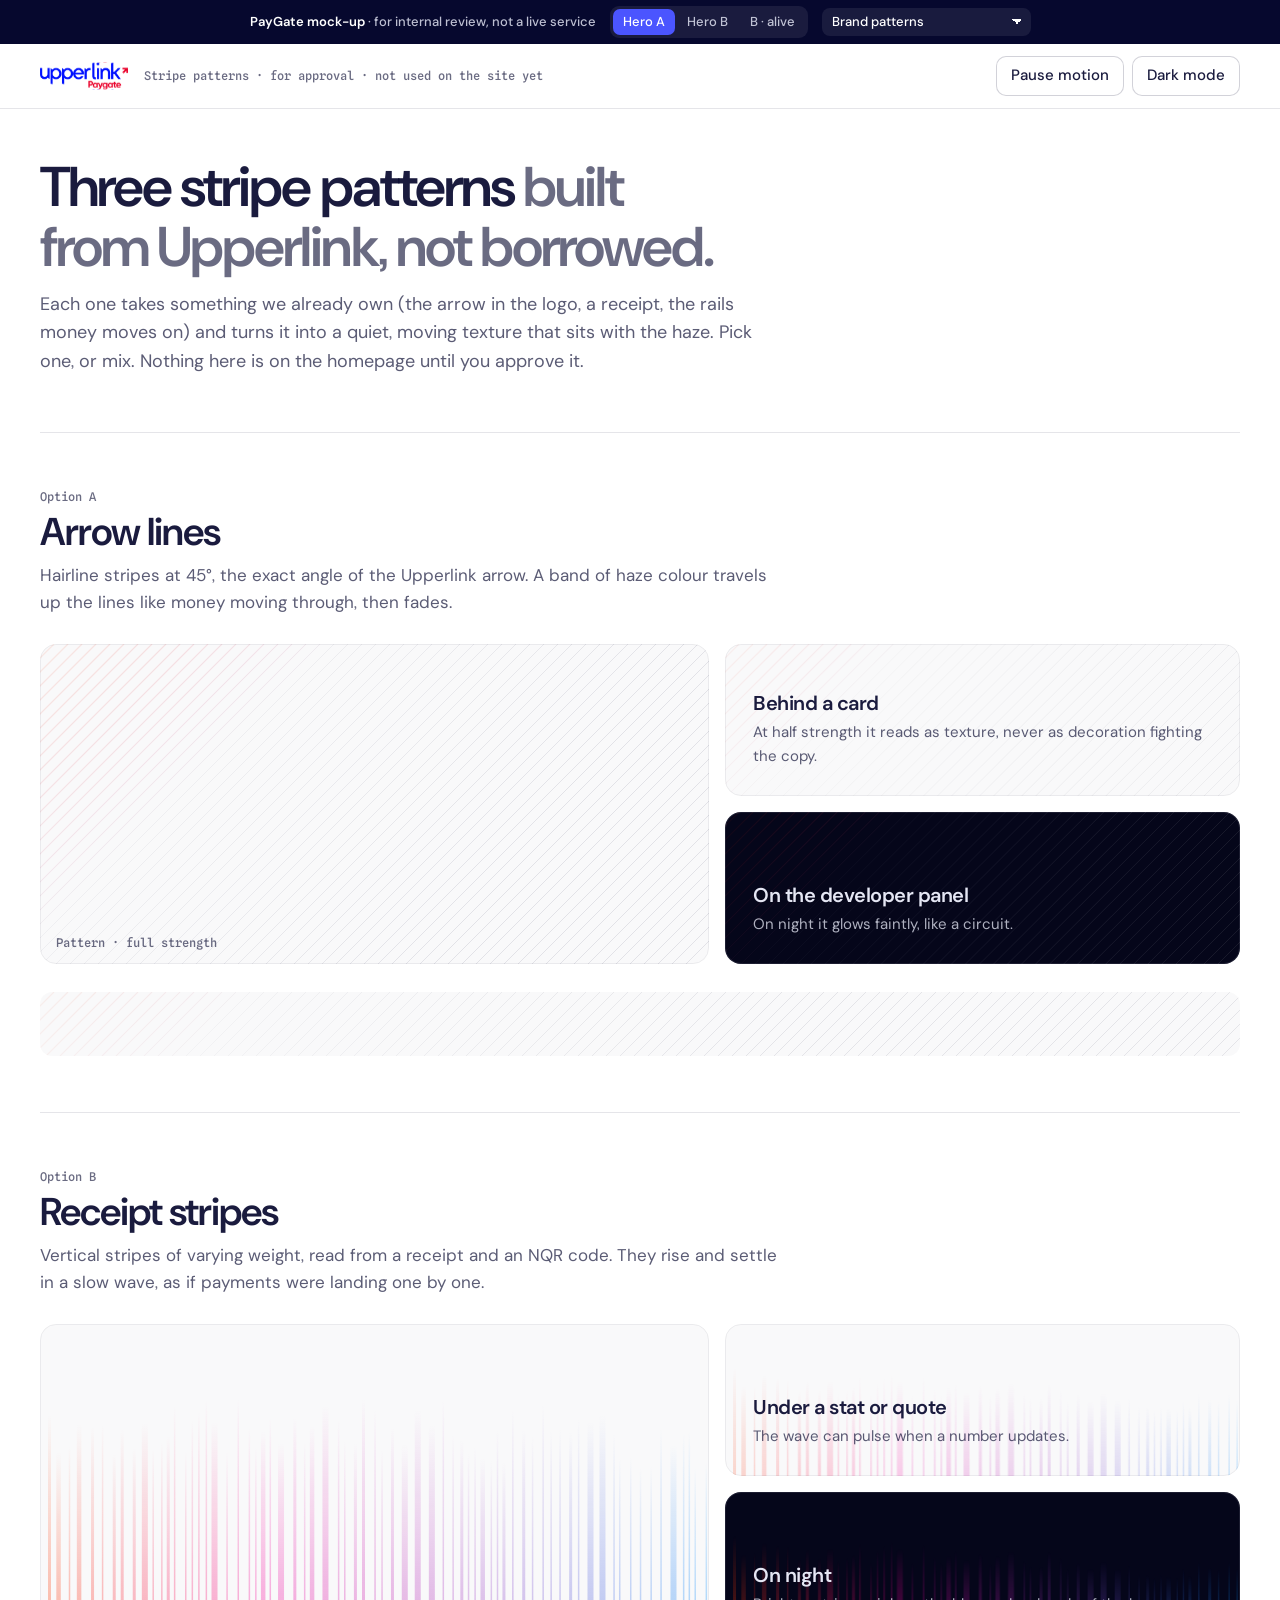
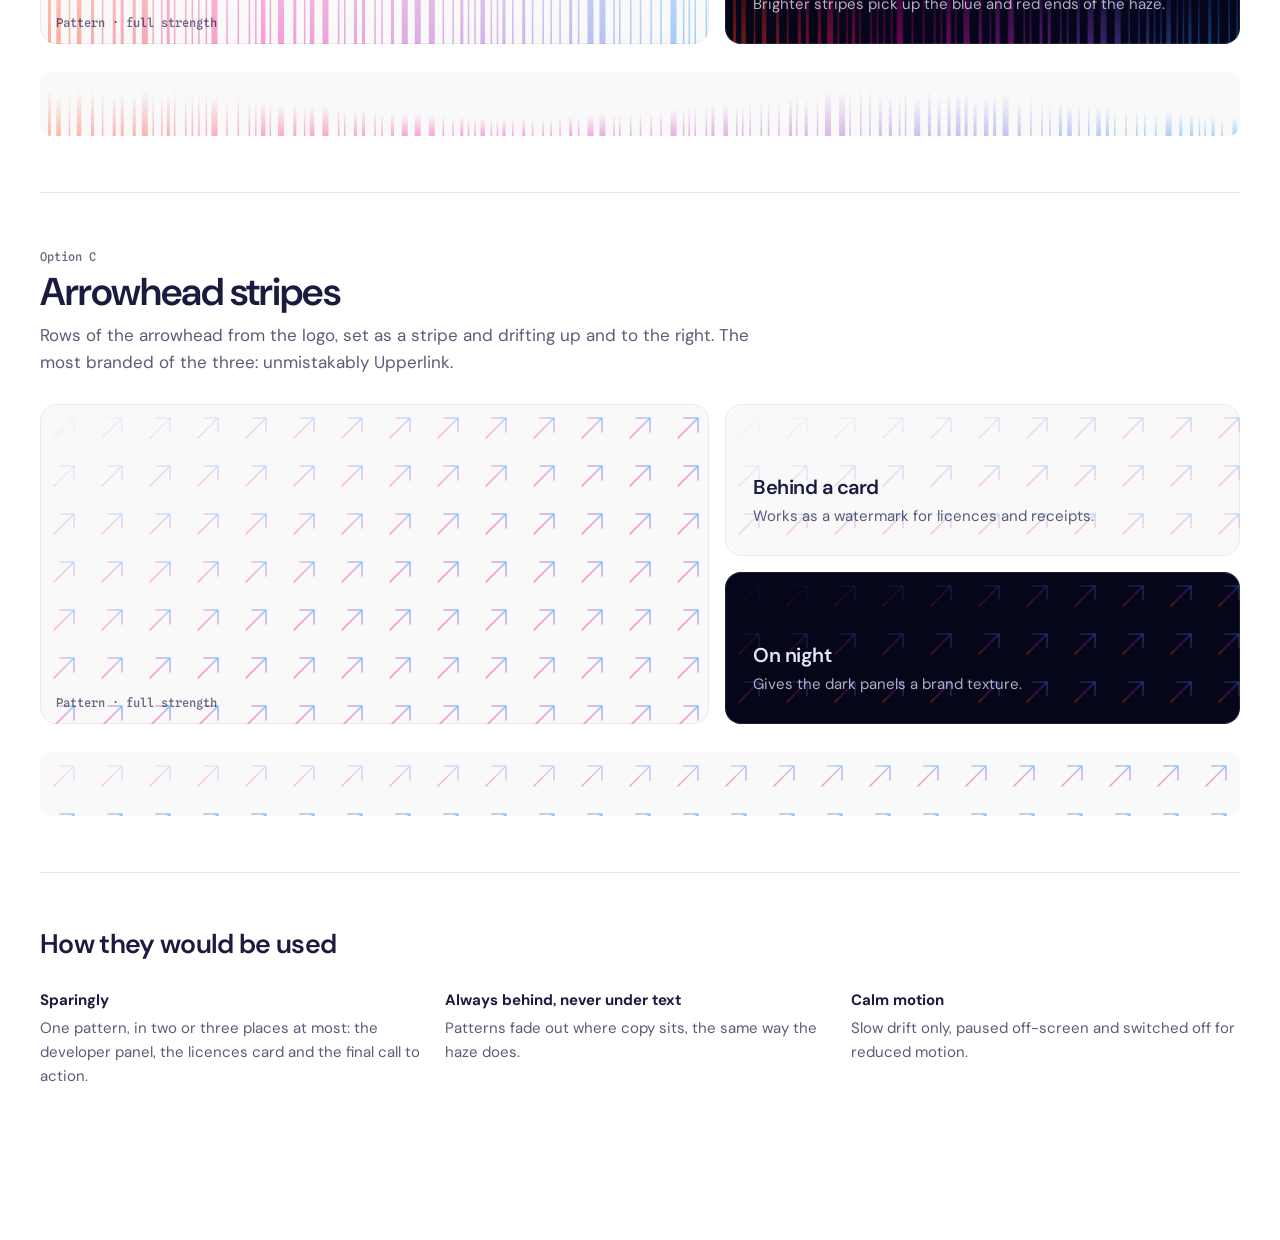
<file: brand-patterns.html>
<!doctype html>
<html lang="en-NG">
<head>
<meta charset="utf-8">
<meta name="robots" content="noindex, nofollow">
<meta name="viewport" content="width=device-width, initial-scale=1">
<title>PayGate Stripe Patterns</title>
<meta name="description" content="Three animated stripe pattern options for Upperlink PayGate, for brand approval.">
<script>try{var t=localStorage.getItem("pg-theme");if(t)document.documentElement.dataset.theme=t}catch(e){}</script>
<link rel="stylesheet" href="_tokens.css?v=8">
<link rel="stylesheet" href="_site.css?v=8">
<link rel="stylesheet" href="_home.css?v=8">
<style>
  .pg-pat main { padding-block: 48px 96px; }
  .pg-pat .intro { display: grid; gap: 12px; max-width: 70ch; margin-bottom: 56px; }
  .opt { padding-block: 56px; border-top: 1px solid var(--line); display: grid; gap: 28px; }
  .opt__head { display: flex; justify-content: space-between; align-items: end; gap: 24px; flex-wrap: wrap; }
  .opt__head > div { display: grid; gap: 8px; max-width: 62ch; }
  .opt__head h2 { font-size: clamp(1.75rem, 1.3rem + 1.4vw, 2.5rem); }
  .tag { font: 500 .75rem var(--font-mono); color: var(--ink-3); }
  .demo { display: grid; grid-template-columns: 1.3fr 1fr; gap: 16px; }
  .swatch { position: relative; border-radius: 16px; overflow: hidden; min-height: 320px; background: var(--card-bg); outline: 1px solid var(--card-line); outline-offset: -1px; isolation: isolate; }
  .swatch canvas, .swatch svg.fill { position: absolute; inset: 0; width: 100%; height: 100%; display: block; }
  .swatch__label { position: absolute; left: 16px; bottom: 14px; font: 500 .75rem var(--font-mono); color: var(--ink-3); }
  .uses { display: grid; gap: 16px; }
  .use-card { position: relative; border-radius: 16px; overflow: hidden; padding: 28px; min-height: 150px; display: grid; align-content: end; gap: 6px; background: var(--card-bg); outline: 1px solid var(--card-line); outline-offset: -1px; isolation: isolate; }
  .use-card canvas, .use-card svg.fill { position: absolute; inset: 0; width: 100%; height: 100%; z-index: -1; }
  .use-card h3 { font-size: 1.25rem; }
  .use-card p { color: var(--ink-2); font-size: .9375rem; }
  .use-dark { background: var(--night-950); color: #f0f2ff; outline-color: rgba(232,234,255,.1); --ink: rgba(240,242,255,.95); --ink-2: rgba(240,242,255,.72); --ink-3: rgba(240,242,255,.6); }
  .divider { position: relative; height: 64px; border-radius: 12px; overflow: hidden; background: var(--card-bg); }
  .divider canvas, .divider svg.fill { position: absolute; inset: 0; width: 100%; height: 100%; }
  .notes { display: grid; grid-template-columns: repeat(3, minmax(0, 1fr)); gap: 16px; font-size: .9375rem; color: var(--ink-2); }
  .notes b { display: block; color: var(--ink); margin-bottom: 4px; }
  .toolbar { position: sticky; top: 0; z-index: 30; background: var(--paper); border-bottom: 1px solid var(--line); }
  .toolbar .wrap { display: flex; align-items: center; gap: 16px; height: 64px; }
  .toolbar .wrap > :last-child { margin-left: auto; display: flex; gap: 8px; }
  @media (max-width: 860px) { .demo { grid-template-columns: 1fr; } .notes { grid-template-columns: 1fr; } }
  /* Option C (SVG chevrons) motion */
  .chev-move { animation: chev 9s linear infinite; }
  @keyframes chev { to { transform: translate(-48px, 48px); } }
  .paused .chev-move { animation-play-state: paused; }
  @media (prefers-reduced-motion: reduce) { .chev-move { animation: none; } }
</style>
</head>
<body class="pg-pat">
<header class="toolbar">
  <div class="wrap">
    <img class="logo--auto" src="assets/logos/upl-paygate-icon.svg" alt="Upperlink PayGate" width="95" height="30" style="height:28px;width:auto">
    <span class="tag">Stripe patterns · for approval · not used on the site yet</span>
    <div>
      <button class="btn btn--secondary btn--sm" type="button" data-pause aria-pressed="false"><span>Pause motion</span></button>
      <button class="btn btn--secondary btn--sm" type="button" data-theme-toggle aria-pressed="false"><span>Dark mode</span></button>
    </div>
  </div>
</header>

<main class="wrap">
  <div class="intro">
    <h1 class="h1">Three stripe patterns <span class="tt-mute">built from Upperlink, not borrowed.</span></h1>
    <p class="lede">Each one takes something we already own (the arrow in the logo, a receipt, the rails money moves on) and turns it into a quiet, moving texture that sits with the haze. Pick one, or mix. Nothing here is on the homepage until you approve it.</p>
  </div>

  <!-- A -->
  <section class="opt" aria-labelledby="a-h">
    <div class="opt__head">
      <div><span class="tag">Option A</span><h2 id="a-h">Arrow lines</h2>
        <p class="muted">Hairline stripes at 45°, the exact angle of the Upperlink arrow. A band of haze colour travels up the lines like money moving through, then fades.</p></div>
    </div>
    <div class="demo">
      <div class="swatch"><canvas data-pat="arrow" data-strength="1"></canvas><span class="swatch__label">Pattern · full strength</span></div>
      <div class="uses">
        <div class="use-card"><canvas data-pat="arrow" data-strength=".55"></canvas><h3>Behind a card</h3><p>At half strength it reads as texture, never as decoration fighting the copy.</p></div>
        <div class="use-card use-dark"><canvas data-pat="arrow" data-strength=".8" data-dark></canvas><h3>On the developer panel</h3><p>On night it glows faintly, like a circuit.</p></div>
      </div>
    </div>
    <div class="divider"><canvas data-pat="arrow" data-strength=".9"></canvas></div>
  </section>

  <!-- B -->
  <section class="opt" aria-labelledby="b-h">
    <div class="opt__head">
      <div><span class="tag">Option B</span><h2 id="b-h">Receipt stripes</h2>
        <p class="muted">Vertical stripes of varying weight, read from a receipt and an NQR code. They rise and settle in a slow wave, as if payments were landing one by one.</p></div>
    </div>
    <div class="demo">
      <div class="swatch"><canvas data-pat="receipt" data-strength="1"></canvas><span class="swatch__label">Pattern · full strength</span></div>
      <div class="uses">
        <div class="use-card"><canvas data-pat="receipt" data-strength=".5"></canvas><h3>Under a stat or quote</h3><p>The wave can pulse when a number updates.</p></div>
        <div class="use-card use-dark"><canvas data-pat="receipt" data-strength=".8" data-dark></canvas><h3>On night</h3><p>Brighter stripes pick up the blue and red ends of the haze.</p></div>
      </div>
    </div>
    <div class="divider"><canvas data-pat="receipt" data-strength=".9"></canvas></div>
  </section>

  <!-- C -->
  <section class="opt" aria-labelledby="c-h">
    <div class="opt__head">
      <div><span class="tag">Option C</span><h2 id="c-h">Arrowhead stripes</h2>
        <p class="muted">Rows of the arrowhead from the logo, set as a stripe and drifting up and to the right. The most branded of the three: unmistakably Upperlink.</p></div>
    </div>
    <div class="demo">
      <div class="swatch"><svg class="fill" data-chev aria-hidden="true"></svg><span class="swatch__label">Pattern · full strength</span></div>
      <div class="uses">
        <div class="use-card"><svg class="fill" data-chev data-strength=".5" aria-hidden="true"></svg><h3>Behind a card</h3><p>Works as a watermark for licences and receipts.</p></div>
        <div class="use-card use-dark"><svg class="fill" data-chev data-strength=".8" data-dark aria-hidden="true"></svg><h3>On night</h3><p>Gives the dark panels a brand texture.</p></div>
      </div>
    </div>
    <div class="divider"><svg class="fill" data-chev data-strength=".9" aria-hidden="true"></svg></div>
  </section>

  <section class="opt" aria-labelledby="n-h">
    <h2 id="n-h" class="h3">How they would be used</h2>
    <div class="notes">
      <div><b>Sparingly</b>One pattern, in two or three places at most: the developer panel, the licences card and the final call to action.</div>
      <div><b>Always behind, never under text</b>Patterns fade out where copy sits, the same way the haze does.</div>
      <div><b>Calm motion</b>Slow drift only, paused off-screen and switched off for reduced motion.</div>
    </div>
  </section>
</main>

<script src="_site.js?v=8"></script>
<script>
(() => {
  const reduce = matchMedia("(prefers-reduced-motion: reduce)").matches;
  const STOPS = [[255, 59, 0], [246, 0, 157], [151, 62, 198], [0, 142, 255]]; // Interfere haze
  const mix = (t) => { t = Math.max(0, Math.min(1, t)) * 3; const i = Math.min(2, Math.floor(t)), f = t - i, a = STOPS[i], b = STOPS[i + 1]; return a.map((v, k) => Math.round(v + (b[k] - v) * f)); };
  const isDark = (el) => el.hasAttribute("data-dark") || document.documentElement.dataset.theme === "dark" || (!document.documentElement.dataset.theme && matchMedia("(prefers-color-scheme: dark)").matches);
  let paused = false;
  const items = [];

  function arrow(ctx, w, h, t, s, dark) {
    const gap = 14, base = dark ? 255 : 6;
    ctx.lineWidth = 1;
    const sweep = (t * 0.12) % 1.6 - 0.3;        // band position along the diagonal
    for (let x = -h; x < w + h; x += gap) {
      const d = (x + h) / (w + 2 * h);            // 0..1 across
      const near = Math.max(0, 1 - Math.abs(d - sweep) / 0.32);
      const [r, g, b] = mix(d);
      const a0 = (dark ? 0.1 : 0.09) * s, a1 = 0.75 * s * near;
      ctx.strokeStyle = `rgba(${base},${base + (dark ? 0 : 2)},${dark ? 255 : 46},${a0})`;
      ctx.beginPath(); ctx.moveTo(x, h); ctx.lineTo(x + h, 0); ctx.stroke();
      if (a1 > 0.01) { ctx.strokeStyle = `rgba(${r},${g},${b},${a1})`; ctx.lineWidth = 1.4; ctx.beginPath(); ctx.moveTo(x, h); ctx.lineTo(x + h, 0); ctx.stroke(); ctx.lineWidth = 1; }
    }
    // fade toward the top-left where copy usually sits
    const fade = ctx.createLinearGradient(0, 0, w * 0.6, h);
    fade.addColorStop(0, dark ? "rgba(5,6,26,.9)" : "rgba(255,255,255,.85)"); fade.addColorStop(1, "rgba(255,255,255,0)");
    ctx.globalCompositeOperation = "destination-out"; ctx.fillStyle = fade; ctx.fillRect(0, 0, w, h); ctx.globalCompositeOperation = "source-over";
  }

  function receipt(ctx, w, h, t, s, dark) {
    let x = 8, k = 0, seed = 3;
    const rnd = () => (seed = (seed * 9301 + 49297) % 233280) / 233280;
    while (x < w) {
      const bw = [1, 1, 2, 3, 1, 4, 2, 1][Math.floor(rnd() * 8)] * 1.5, gap = 4 + rnd() * 6;
      const d = x / w, wave = 0.5 + 0.5 * Math.sin(t * 0.9 - d * 9 + k * 0.15);
      const hh = h * (0.28 + 0.5 * wave * (0.6 + rnd() * 0.4));
      const [r, g, b] = mix(d);
      const grd = ctx.createLinearGradient(0, h, 0, h - hh);
      grd.addColorStop(0, `rgba(${r},${g},${b},${(dark ? 0.55 : 0.38) * s})`); grd.addColorStop(1, `rgba(${r},${g},${b},0)`);
      ctx.fillStyle = grd; ctx.fillRect(x, h - hh, bw, hh);
      x += bw + gap; k++;
    }
  }

  function mount(cv) {
    const ctx = cv.getContext("2d"), s = parseFloat(cv.dataset.strength || "1"), kind = cv.dataset.pat;
    const st = { cv, ctx, s, kind, visible: true, t0: performance.now() };
    st.size = () => { const r = cv.getBoundingClientRect(), dpr = Math.min(devicePixelRatio || 1, 2); cv.width = r.width * dpr; cv.height = r.height * dpr; ctx.setTransform(dpr, 0, 0, dpr, 0, 0); st.w = r.width; st.h = r.height; };
    st.draw = (now) => { ctx.clearRect(0, 0, st.w, st.h); const t = reduce ? 6 : (now - st.t0) / 1000; (kind === "arrow" ? arrow : receipt)(ctx, st.w, st.h, t, s, isDark(cv)); };
    st.size(); st.draw(performance.now());
    new ResizeObserver(() => { st.size(); st.draw(performance.now()); }).observe(cv);
    new IntersectionObserver(([e]) => (st.visible = e.isIntersecting)).observe(cv);
    items.push(st);
  }
  document.querySelectorAll("canvas[data-pat]").forEach(mount);
  const loop = (now) => { if (!paused && !reduce) items.forEach((st) => st.visible && st.draw(now)); requestAnimationFrame(loop); };
  requestAnimationFrame(loop);
  new MutationObserver(() => items.forEach((st) => st.draw(performance.now()))).observe(document.documentElement, { attributes: true, attributeFilter: ["data-theme"] });

  // Option C: SVG arrowhead rows, drifting up-right
  document.querySelectorAll("svg[data-chev]").forEach((svg, n) => {
    const s = parseFloat(svg.dataset.strength || "1"), dark = svg.hasAttribute("data-dark");
    const id = "chev" + n, gid = "chevg" + n;
    svg.innerHTML = `<defs>
      <linearGradient id="${gid}" x1="0" y1="1" x2="1" y2="0">
        <stop offset="0" stop-color="rgb(255,59,0)" stop-opacity="${0.5 * s}"/><stop offset=".38" stop-color="rgb(246,0,157)" stop-opacity="${0.42 * s}"/>
        <stop offset=".71" stop-color="rgb(151,62,198)" stop-opacity="${0.42 * s}"/><stop offset="1" stop-color="rgb(0,142,255)" stop-opacity="${0.5 * s}"/></linearGradient>
      <pattern id="${id}" width="48" height="48" patternUnits="userSpaceOnUse">
        <path d="M14 34 L34 14 M20 14 H34 V28" fill="none" stroke="url(#${gid})" stroke-width="1.6" stroke-linecap="round" stroke-linejoin="round" vector-effect="non-scaling-stroke"/>
      </pattern>
      <linearGradient id="${id}f" x1="0" y1="0" x2="1" y2="1"><stop offset="0" stop-color="#fff" stop-opacity="0"/><stop offset=".55" stop-color="#fff" stop-opacity="1"/></linearGradient>
      <mask id="${id}m"><rect width="100%" height="100%" fill="url(#${id}f)"/></mask>
    </defs>
    <g mask="url(#${id}m)"><g class="chev-move"><rect x="-96" y="-96" width="3200" height="3200" fill="url(#${id})"/></g></g>`;
    if (dark) svg.style.opacity = "1";
  });

  document.querySelector("[data-pause]").addEventListener("click", (e) => {
    paused = !paused; const b = e.currentTarget;
    b.setAttribute("aria-pressed", String(paused)); b.querySelector("span").textContent = paused ? "Play motion" : "Pause motion";
    document.body.classList.toggle("paused", paused);
  });
})();
</script>
<script src="_review.js?v=31"></script>
</body>
</html>
</file>
<file: _tokens.css>
/* PayGate design tokens: light + dark
   Primitive → semantic. Brand anchors come from upperlink.ng:
   Upperlink Blue #000BB8, Upperlink Red #E9002A. */

@import url("https://api.fontshare.com/v2/css?f[]=general-sans@500,600&display=swap");
@import url("https://fonts.googleapis.com/css2?family=DM+Sans:opsz,wght@9..40,400;9..40,500;9..40,600&family=Spline+Sans+Mono:wght@400;500&display=swap");

:root {
  /* ---------- primitives ---------- */
  --blue-900: #00067a;
  --blue-700: #000bb8;   /* Upperlink Blue */
  --blue-500: #2a3bff;
  --blue-300: #a9aeff;   /* periwinkle */
  --blue-100: #e7e8ff;
  --blue-50:  #f3f4ff;
  --blush-200: #ffd3dc;
  --red-600:  #e9002a;   /* Upperlink Red */
  --green-600: #067a40;
  --amber-600: #8f4f00;
  --night-950: #05061a;
  --night-900: #0b0d2a;
  --night-800: #14173d;

  /* ---------- type ---------- */
  --font-display: "General Sans", "DM Sans", system-ui, sans-serif;
  --font-body: "DM Sans", system-ui, sans-serif;
  --font-mono: "Spline Sans Mono", ui-monospace, "SFMono-Regular", Menlo, monospace;

  --fs-display: clamp(2.75rem, 1.6rem + 4.2vw, 5rem);   /* 44 → 80 */
  --fs-h1: clamp(2.25rem, 1.5rem + 2.6vw, 3.5rem);      /* 36 → 56 */
  --fs-h2: clamp(1.75rem, 1.3rem + 1.5vw, 2.5rem);      /* 28 → 40 */
  --fs-h3: clamp(1.375rem, 1.2rem + .6vw, 1.75rem);     /* 22 → 28 */
  --fs-h4: 1.25rem;                                     /* 20 */
  --fs-body-l: 1.125rem;                                /* 18 */
  --fs-body: 1.0625rem;                                 /* 17 */
  --fs-small: .875rem;                                  /* 14 */
  --fs-mono: .8125rem;                                  /* 13 */
  --track-display: -0.035em;
  --track-heading: -0.025em;

  /* ---------- space (4px base) ---------- */
  --s-1: 4px;  --s-2: 8px;  --s-3: 12px; --s-4: 16px; --s-5: 24px;
  --s-6: 32px; --s-7: 48px; --s-8: 64px; --s-9: 96px; --s-10: 128px;
  --gutter: clamp(16px, 4vw, 40px);
  --maxw: 1200px;

  /* ---------- radii: hierarchy, not one size ---------- */
  --r-control: 10px;   /* inputs, buttons */
  --r-card: 14px;      /* cards, receipts */
  --r-panel: 28px;     /* inset section panels */
  --r-pill: 999px;     /* chips, nav pill, badges */

  /* ---------- motion ---------- */
  --ease-out: cubic-bezier(.16, 1, .3, 1);
  --ease-in-out: cubic-bezier(.65, 0, .35, 1);
  --t-fast: 160ms; --t-med: 320ms; --t-slow: 640ms;

  /* ---------- semantic: LIGHT ---------- */
  color-scheme: light;
  --paper: #ffffff;
  --mist: #f4f5fb;
  --line: rgba(6, 8, 46, .10);
  --line-strong: rgba(6, 8, 46, .18);
  --ink: rgba(6, 8, 46, .92);
  --ink-2: rgba(6, 8, 46, .66);     /* body secondary: 6.4:1 on white */
  --ink-3: rgba(6, 8, 46, .60);     /* captions: 5:1 */
  --ink-4: rgba(6, 8, 46, .30);     /* disabled, decorative */
  --brand: var(--blue-700);
  --brand-hover: #0010d6;
  --brand-ink: #ffffff;
  --accent: var(--red-600);
  --link: var(--blue-700);
  --focus: #2a3bff;
  --surface: #ffffff;
  --surface-raised: #ffffff;
  --code-bg: #0b0d2a;
  --code-ink: #e6e8ff;
  --ok: var(--green-600);   --ok-bg: #e6f6ee;
  --wait: var(--amber-600); --wait-bg: #fff3df;
  --bad: #c4001f;           --bad-bg: #ffe8ec;
  --shadow-1: 0 1px 2px rgba(6, 8, 46, .06), 0 2px 8px rgba(6, 8, 46, .05);
  --shadow-2: 0 2px 4px rgba(6, 8, 46, .05), 0 12px 32px -8px rgba(6, 8, 46, .18);
  --shadow-3: 0 4px 8px rgba(6, 8, 46, .06), 0 28px 64px -16px rgba(0, 11, 184, .32);

  /* gradient stops for the rising light (shader + CSS fallback) */
  --g1: #000bb8; --g2: #2a3bff; --g3: #a9aeff; --g4: #ffb8c6;
}

/* Dark values, applied by explicit choice or by system preference */
:root[data-theme="dark"] {
  color-scheme: dark;
  --paper: var(--night-950);
  --mist: var(--night-900);
  --line: rgba(232, 234, 255, .10);
  --line-strong: rgba(232, 234, 255, .20);
  --ink: rgba(240, 242, 255, .95);
  --ink-2: rgba(240, 242, 255, .72);
  --ink-3: rgba(240, 242, 255, .62);
  --ink-4: rgba(240, 242, 255, .30);
  --brand: #4b55ff;
  --brand-hover: #3d45f0;
  --brand-ink: #ffffff;
  --link: #9ea4ff;
  --focus: #9ea4ff;
  --surface: var(--night-900);
  --surface-raised: var(--night-800);
  --code-bg: #03040f;
  --ok: #3fd08a;   --ok-bg: rgba(63, 208, 138, .12);
  --wait: #ffb547; --wait-bg: rgba(255, 181, 71, .12);
  --bad: #ff6b81;  --bad-bg: rgba(255, 107, 129, .12);
  --shadow-1: 0 1px 2px rgba(0, 0, 0, .4);
  --shadow-2: 0 12px 32px -8px rgba(0, 0, 0, .6);
  --shadow-3: 0 4px 8px rgba(0, 0, 0, .35), 0 28px 64px -16px rgba(0, 0, 0, .7);
  --g1: #1b22c9; --g2: #3a2fd6; --g3: #5a2a8f; --g4: #5a2236;
}
@media (prefers-color-scheme: dark) {
  :root:not([data-theme="light"]) {
    color-scheme: dark;
    --paper: var(--night-950);
    --mist: var(--night-900);
    --line: rgba(232, 234, 255, .10);
    --line-strong: rgba(232, 234, 255, .20);
    --ink: rgba(240, 242, 255, .95);
    --ink-2: rgba(240, 242, 255, .72);
    --ink-3: rgba(240, 242, 255, .62);
    --ink-4: rgba(240, 242, 255, .30);
    --brand: #4b55ff;
    --brand-hover: #3d45f0;
    --brand-ink: #ffffff;
    --link: #9ea4ff;
    --focus: #9ea4ff;
    --surface: var(--night-900);
    --surface-raised: var(--night-800);
    --code-bg: #03040f;
    --ok: #3fd08a;   --ok-bg: rgba(63, 208, 138, .12);
    --wait: #ffb547; --wait-bg: rgba(255, 181, 71, .12);
    --bad: #ff6b81;  --bad-bg: rgba(255, 107, 129, .12);
    --shadow-1: 0 1px 2px rgba(0, 0, 0, .4);
    --shadow-2: 0 12px 32px -8px rgba(0, 0, 0, .6);
    --shadow-3: 0 4px 8px rgba(0, 0, 0, .35), 0 28px 64px -16px rgba(0, 0, 0, .7);
    --g1: #1b22c9; --g2: #3a2fd6; --g3: #5a2a8f; --g4: #5a2236;
  }
}
</file>
<file: _site.css>
/* PayGate shared styles: base, layout, components */

*, *::before, *::after { box-sizing: border-box; }
html { -webkit-text-size-adjust: 100%; text-size-adjust: 100%; scroll-behavior: smooth; }
@media (prefers-reduced-motion: reduce) { html { scroll-behavior: auto; } }

body {
  margin: 0;
  background: var(--paper);
  color: var(--ink);
  font-family: var(--font-body);
  font-size: var(--fs-body);
  line-height: 1.6;
  font-feature-settings: "ss01", "cv11";
  -webkit-font-smoothing: antialiased;
  caret-color: var(--brand);
  overflow-x: clip;
}

/* browser surfaces carry the design too */
::selection { background: color-mix(in srgb, var(--blue-500) 24%, transparent); color: inherit; }
:focus-visible { outline: 2px solid var(--focus); outline-offset: 3px; border-radius: 6px; }
html { scrollbar-color: var(--line-strong) transparent; }
::-webkit-scrollbar { width: 10px; height: 10px; }
::-webkit-scrollbar-thumb { background: var(--line-strong); border-radius: 10px; border: 2px solid var(--paper); }

img { max-width: 100%; display: block; }
a { color: var(--link); text-underline-offset: .22em; text-decoration-thickness: 1px; }
a:hover { text-decoration-thickness: 2px; }
.num, .mono { font-family: var(--font-mono); font-variant-numeric: tabular-nums; letter-spacing: 0; }

h1, h2, h3, h4 {
  font-family: var(--font-display);
  font-weight: 600;
  line-height: 1.08;
  letter-spacing: var(--track-heading);
  margin: 0;
  text-wrap: balance;
  color: var(--ink);
}
p { margin: 0; text-wrap: pretty; }

.display { font-size: var(--fs-display); letter-spacing: var(--track-display); line-height: 1.02; font-weight: 600; }
.h1 { font-size: var(--fs-h1); letter-spacing: var(--track-display); }
.h2 { font-size: var(--fs-h2); }
.h3 { font-size: var(--fs-h3); line-height: 1.15; }
.h4 { font-size: var(--fs-h4); line-height: 1.25; letter-spacing: -0.015em; }
.lede { font-size: var(--fs-body-l); color: var(--ink-2); max-width: 60ch; }
.muted { color: var(--ink-2); }
.small { font-size: var(--fs-small); color: var(--ink-3); }
/* two-tone headline: statement + muted context */
.tt-mute { color: var(--ink-3); }

.wrap { width: min(var(--maxw), 100% - 2 * var(--gutter)); margin-inline: auto; }
.stack > * + * { margin-top: var(--stack, var(--s-4)); }

/* inset panel (Aave-style rounded section inside the white page) */
.panel {
  position: relative;
  margin-inline: clamp(8px, 1.2vw, 16px);
  border-radius: var(--r-panel);
  background: var(--mist);
  overflow: hidden;
  isolation: isolate;
}
.panel--dark { box-shadow: inset 0 0 0 1px rgba(232,234,255,.10); background: var(--night-950); color: #f0f2ff; --ink: rgba(240,242,255,.95); --ink-2: rgba(240,242,255,.72); --ink-3: rgba(240,242,255,.64); --line: rgba(232,234,255,.12); }

/* ---------- Buttons ---------- */
.btn {
  --_bg: var(--brand); --_fg: var(--brand-ink); --_bd: transparent;
  display: inline-flex; align-items: center; justify-content: center; gap: 8px;
  min-height: 48px; padding: 0 20px;
  border-radius: var(--r-control);
  border: 1px solid var(--_bd);
  background: var(--_bg); color: var(--_fg);
  font: 500 1rem/1 var(--font-body);
  text-decoration: none; cursor: pointer;
  transition: background var(--t-fast) var(--ease-out), transform var(--t-fast) var(--ease-out), box-shadow var(--t-fast) var(--ease-out), color var(--t-fast);
  -webkit-tap-highlight-color: transparent;
}
.btn:hover { --_bg: var(--brand-hover); text-decoration: none; }
.btn:active { transform: translateY(1px) scale(.99); }
.btn--primary { box-shadow: 0 1px 0 rgba(255,255,255,.18) inset, 0 6px 14px -6px var(--btn-shadow, rgba(0, 11, 184, .55)); }
:root[data-theme="dark"] .btn--primary { --btn-shadow: rgba(0,0,0,.6); }
@media (prefers-color-scheme: dark) { :root:not([data-theme="light"]) .btn--primary { --btn-shadow: rgba(0,0,0,.6); } }
.panel--dark .btn--primary { --btn-shadow: rgba(0,0,0,.6); }
.btn--secondary { --_bg: var(--surface); --_fg: var(--ink); --_bd: var(--line-strong); }
.btn--secondary:hover { --_bg: var(--mist); }
.btn--ghost { --_bg: transparent; --_fg: var(--link); padding-inline: 12px; }
.btn--ghost:hover { --_bg: color-mix(in srgb, var(--brand) 8%, transparent); }
.btn--sm { min-height: 40px; padding: 0 14px; font-size: .9375rem; }
.btn[disabled], .btn[aria-disabled="true"] { --_bg: var(--mist); --_fg: var(--ink-4); --_bd: var(--line); box-shadow: none; cursor: not-allowed; }
.btn[aria-busy="true"] { cursor: progress; }
.btn .spin { width: 16px; height: 16px; border-radius: 50%; border: 2px solid currentColor; border-right-color: transparent; animation: spin .8s linear infinite; }
@keyframes spin { to { transform: rotate(360deg); } }
.btn svg { width: 18px; height: 18px; flex: none; }

/* ---------- Form ---------- */
.field { display: grid; gap: 6px; }
.field label { font-weight: 500; font-size: .9375rem; }
.field .hint { font-size: var(--fs-small); color: var(--ink-3); }
.input, .select {
  min-height: 48px; width: 100%;
  padding: 0 14px;
  border-radius: var(--r-control);
  border: 1px solid var(--line-strong);
  background: var(--surface);
  color: var(--ink);
  font: 400 1rem var(--font-body);
  transition: border-color var(--t-fast), box-shadow var(--t-fast);
}
.input::placeholder { color: var(--ink-3); }
.input:hover, .select:hover { border-color: color-mix(in srgb, var(--ink) 40%, transparent); }
.input:focus-visible, .select:focus-visible { outline: none; border-color: var(--focus); box-shadow: 0 0 0 4px color-mix(in srgb, var(--focus) 22%, transparent); }
.field--error .input { border-color: var(--bad); }
.field--error .hint { color: var(--bad); }
.select { appearance: none; background-image: url("data:image/svg+xml,%3Csvg xmlns='http://www.w3.org/2000/svg' width='16' height='16' fill='none' stroke='%2306082e' stroke-opacity='.6' stroke-width='2' stroke-linecap='round' stroke-linejoin='round'%3E%3Cpath d='m4 6 4 4 4-4'/%3E%3C/svg%3E"); background-repeat: no-repeat; background-position: right 14px center; padding-right: 40px; }
:root[data-theme="dark"] .select { background-image: url("data:image/svg+xml,%3Csvg xmlns='http://www.w3.org/2000/svg' width='16' height='16' fill='none' stroke='%23f0f2ff' stroke-opacity='.7' stroke-width='2' stroke-linecap='round' stroke-linejoin='round'%3E%3Cpath d='m4 6 4 4 4-4'/%3E%3C/svg%3E"); }
.check { display: flex; gap: 10px; align-items: flex-start; font-size: .9375rem; cursor: pointer; }
.check input { appearance: none; flex: none; width: 20px; height: 20px; margin: 2px 0 0; border-radius: 6px; border: 1.5px solid var(--line-strong); background: var(--surface); display: grid; place-items: center; cursor: pointer; transition: background var(--t-fast), border-color var(--t-fast); }
.check input:checked { background: var(--brand); border-color: var(--brand); }
.check input:checked::after { content: ""; width: 10px; height: 6px; border: 2px solid #fff; border-top: 0; border-right: 0; transform: translateY(-1px) rotate(-45deg); }

/* ---------- Badges (payment status vocabulary) ---------- */
.badge {
  display: inline-flex; align-items: center; gap: 6px;
  height: 26px; padding: 0 10px;
  border-radius: var(--r-pill);
  font: 500 .8125rem/1 var(--font-body);
  background: var(--mist); color: var(--ink-2);
}
.badge::before { content: ""; width: 6px; height: 6px; border-radius: 50%; background: currentColor; }
.badge--ok { background: var(--ok-bg); color: var(--ok); }
.badge--wait { background: var(--wait-bg); color: var(--wait); }
.badge--bad { background: var(--bad-bg); color: var(--bad); }
.badge--plain::before { display: none; }

/* ---------- Card ---------- */
.card { background: var(--surface-raised); border-radius: var(--r-card); box-shadow: var(--shadow-1); padding: var(--s-5); }

/* ---------- Nav pill ---------- */
.navpill {
  display: flex; align-items: center; gap: var(--s-2);
  padding: 8px 8px 8px 20px;
  border-radius: var(--r-pill);
  background: color-mix(in srgb, var(--surface) 96%, transparent);
  box-shadow: 0 0 0 1px var(--line), var(--shadow-1);
}
.navpill__links { display: flex; gap: 2px; margin-inline: auto; }
.navpill__links a { padding: 8px 14px; border-radius: var(--r-pill); color: var(--ink-2); text-decoration: none; font-weight: 500; font-size: .9375rem; transition: background var(--t-fast), color var(--t-fast); }
.navpill__links a:hover, .navpill__links a[aria-current="page"] { background: var(--mist); color: var(--ink); }
@media (max-width: 760px) { .navpill__links { display: none; } .navpill { padding-left: 14px; } .navpill > :last-child { margin-left: auto; } }
.logo { display: block; height: 30px; width: auto; }
/* logo art is raster-in-SVG: in dark mode it sits on a white plate so the red arrow survives (vector logo pending) */
:root[data-theme="dark"] .logo--auto { background: #fff; padding: 3px 8px; border-radius: 8px; box-sizing: content-box; }
@media (prefers-color-scheme: dark) { :root:not([data-theme="light"]) .logo--auto { background: #fff; padding: 3px 8px; border-radius: 8px; box-sizing: content-box; } }

/* ---------- Toast ---------- */
.toast {
  display: flex; align-items: center; gap: 12px;
  padding: 12px 16px 12px 12px;
  border-radius: var(--r-card);
  background: var(--surface-raised);
  box-shadow: 0 0 0 1px var(--line), var(--shadow-2);
  max-width: 360px;
}
.toast__icon { width: 36px; height: 36px; flex: none; border-radius: 10px; display: grid; place-items: center; background: var(--ok-bg); color: var(--ok); }
.toast__icon svg { width: 20px; height: 20px; }
.toast strong { display: block; font-weight: 600; font-size: .9375rem; }
.toast span { font-size: var(--fs-small); color: var(--ink-3); }

/* ---------- Code block ---------- */
.code {
  background: var(--code-bg); color: var(--code-ink);
  border-radius: var(--r-card);
  font: 400 .875rem/1.7 var(--font-mono);
  overflow: auto;
}
.code__tabs { display: flex; gap: 2px; padding: 8px 8px 0; border-bottom: 1px solid rgba(255,255,255,.08); }
.code__tabs button { all: unset; cursor: pointer; padding: 8px 12px; border-radius: 8px 8px 0 0; color: rgba(230,232,255,.6); font: 500 .8125rem var(--font-mono); }
.code__tabs button[aria-selected="true"] { color: #fff; background: rgba(255,255,255,.06); }
.code__tabs button:focus-visible { outline: 2px solid #9ea4ff; outline-offset: -2px; }
.code pre { margin: 0; padding: 20px; overflow-x: auto; max-width: 100%; }
.tok-k { color: #9ea4ff; } .tok-s { color: #ffc2cf; } .tok-c { color: rgba(230,232,255,.64); } .tok-n { color: #8fe3b8; }

/* ---------- Rising light (signature backdrop) ---------- */
.glow { position: absolute; inset: 0; z-index: -1; pointer-events: none; }
.glow canvas { width: 100%; height: 100%; display: block; }
/* static fallback until/unless WebGL draws */
.glow::before {
  content: ""; position: absolute; inset: 0;
  background:
    radial-gradient(60% 55% at 22% 108%, color-mix(in srgb, var(--g1) 90%, transparent), transparent 70%),
    radial-gradient(55% 50% at 58% 112%, color-mix(in srgb, var(--g2) 80%, transparent), transparent 72%),
    radial-gradient(50% 60% at 88% 104%, color-mix(in srgb, var(--g4) 95%, transparent), transparent 70%),
    radial-gradient(80% 70% at 50% 120%, color-mix(in srgb, var(--g3) 80%, transparent), transparent 75%);
  transition: opacity 1s var(--ease-out);
}
.glow.is-live::before { opacity: 0; }

/* ---------- Live checkout (signature) ---------- */
.checkout {
  width: min(380px, 100%);
  background: var(--surface-raised);
  border-radius: 18px;
  box-shadow: 0 0 0 1px var(--line), var(--shadow-3);
  overflow: hidden;
}
.checkout__head { display: flex; align-items: center; gap: 12px; padding: 16px 18px; border-bottom: 1px solid var(--line); }
.checkout__merchant { width: 36px; height: 36px; border-radius: 10px; background: linear-gradient(135deg, #ffb347, #e9002a); color: #fff; display: grid; place-items: center; font: 600 .875rem var(--font-display); }
.checkout__head strong { display: block; font-size: .9375rem; font-weight: 600; }
.checkout__head span { font-size: .8125rem; color: var(--ink-3); }
.checkout__amt { margin-left: auto; text-align: right; }
.checkout__amt .num { font-size: 1.0625rem; font-weight: 500; color: var(--ink); }
.checkout__tabs { display: grid; grid-template-columns: repeat(4, 1fr); gap: 4px; padding: 12px 12px 0; }
.checkout__tabs button {
  all: unset; cursor: pointer; text-align: center;
  padding: 10px 4px; border-radius: 10px;
  font: 500 .8125rem var(--font-body); color: var(--ink-2);
  display: grid; justify-items: center; gap: 4px;
  transition: background var(--t-fast), color var(--t-fast);
}
.checkout__tabs button svg { width: 20px; height: 20px; }
.checkout__tabs button[aria-selected="true"] { background: var(--blue-50); color: var(--brand); }
:root[data-theme="dark"] .checkout__tabs button[aria-selected="true"] { background: rgba(75,85,255,.16); color: #c9ccff; }
@media (prefers-color-scheme: dark) { :root:not([data-theme="light"]) .checkout__tabs button[aria-selected="true"] { background: rgba(75,85,255,.16); color: #c9ccff; } }
.checkout__tabs button:focus-visible { outline: 2px solid var(--focus); outline-offset: 1px; }
.checkout__body { position: relative; height: 236px; padding: 16px 18px 18px; }
.checkout__pane { position: absolute; inset: 16px 18px 18px; display: grid; align-content: start; gap: 12px; }
.checkout__pane[hidden] { display: none; }
.checkout__row { display: flex; justify-content: space-between; align-items: center; padding: 12px 14px; border-radius: 10px; background: var(--mist); font-size: .9375rem; }
.checkout__row .num { font-size: .9375rem; color: var(--ink); }
.checkout__pay { width: 100%; }
.checkout__qr { width: 132px; height: 132px; margin-inline: auto; padding: 10px; border-radius: 12px; background: #fff; box-shadow: 0 0 0 1px var(--line); }
.checkout__done {
  position: absolute; inset: 0;
  display: grid; place-content: center; justify-items: center; gap: 10px; text-align: center;
  background: var(--surface-raised);
  opacity: 0; visibility: hidden;
}
.checkout__done .tick { width: 56px; height: 56px; border-radius: 50%; display: grid; place-items: center; background: var(--ok-bg); color: var(--ok); }
.checkout__done .tick svg { width: 28px; height: 28px; }
.checkout__done strong { font: 600 1.125rem var(--font-display); letter-spacing: -0.01em; }
.checkout__foot { display: flex; align-items: center; justify-content: center; gap: 6px; padding: 12px; border-top: 1px solid var(--line); font-size: .75rem; color: var(--ink-3); }
.checkout__foot svg { width: 14px; height: 14px; }
.pos-term { display: grid; justify-items: center; gap: 10px; padding-top: 4px; }
.pos-term__screen { width: 150px; padding: 14px; border-radius: 12px; background: #0b0d2a; color: #e6e8ff; text-align: center; font: 500 .8125rem/1.4 var(--font-mono); }
.pos-term__screen b { display: block; font-size: 1.125rem; color: #fff; margin-top: 4px; }

/* receipt chip that floats over photos */
.chip {
  display: inline-flex; align-items: center; gap: 10px;
  padding: 10px 14px 10px 10px;
  border-radius: 14px;
  background: color-mix(in srgb, var(--surface-raised) 92%, transparent);
  backdrop-filter: blur(10px); -webkit-backdrop-filter: blur(10px);
  box-shadow: 0 0 0 1px var(--line), var(--shadow-2);
  font-size: .875rem;
}
.chip .dot { width: 30px; height: 30px; border-radius: 9px; display: grid; place-items: center; background: var(--ok-bg); color: var(--ok); flex: none; }
.chip .dot svg { width: 16px; height: 16px; }
.chip strong { display: block; font-weight: 600; }
.chip span { color: var(--ink-3); font-size: .8125rem; }

/* demo label: synthetic data must say so */
.demo-tag { font: 500 .75rem var(--font-mono); letter-spacing: .02em; color: var(--ink-3); }

/* licence line */
.licence { display: flex; flex-wrap: wrap; align-items: center; gap: 10px 18px; font-size: .875rem; color: var(--ink-2); }
.licence__cbn { display: inline-flex; align-items: center; gap: 8px; font-weight: 500; color: var(--ink); }
.licence__cbn svg { width: 18px; height: 18px; color: var(--ok); }
.licence__sep { width: 1px; height: 14px; background: var(--line-strong); }

@media (prefers-reduced-motion: reduce) {
  *, *::before, *::after { animation-duration: 1ms !important; animation-iteration-count: 1 !important; transition-duration: 1ms !important; }
  .btn .spin { animation: none; border-right-color: currentColor; opacity: .6; }
}

/* system dark mode: same as the dark theme toggle (generated) */
@media (prefers-color-scheme: dark) {
  :root:not([data-theme="light"]) .select { background-image: url("data:image/svg+xml,%3Csvg xmlns='http://www.w3.org/2000/svg' width='16' height='16' fill='none' stroke='%23f0f2ff' stroke-opacity='.7' stroke-width='2' stroke-linecap='round' stroke-linejoin='round'%3E%3Cpath d='m4 6 4 4 4-4'/%3E%3C/svg%3E"); }
}
</file>
<file: _home.css>
/* PayGate home: page-scoped styles (.pg-home) + new shared pieces:
   full-width nav, haze (Interfere recipe), outlined cards, Upperlink arrow line-art. */

:root {
  --card-bg: rgba(6, 8, 46, .024);
  --card-line: rgba(6, 8, 46, .06);
  --haze-a: rgba(255, 59, 0, .2);  --haze-b: rgba(246, 0, 157, .2);  --haze-c: rgba(151, 62, 198, .2);  --haze-d: rgba(0, 142, 255, .2);
  --band-a: rgba(239, 95, 0, .2); --band-b: rgba(194, 0, 122, .157); --band-c: rgba(83, 0, 158, .145); --band-d: rgba(0, 134, 240, .196);
  --nav-h: 68px;
}
:root[data-theme="dark"] { --card-bg: rgba(240, 242, 255, .035); --card-line: rgba(240, 242, 255, .08);
  --haze-a: rgba(255, 59, 0, .28); --haze-b: rgba(246, 0, 157, .26); --haze-c: rgba(151, 62, 198, .3); --haze-d: rgba(0, 142, 255, .3); }
@media (prefers-color-scheme: dark) { :root:not([data-theme="light"]) { --card-bg: rgba(240, 242, 255, .035); --card-line: rgba(240, 242, 255, .08);
  --haze-a: rgba(255, 59, 0, .28); --haze-b: rgba(246, 0, 157, .26); --haze-c: rgba(151, 62, 198, .3); --haze-d: rgba(0, 142, 255, .3); } }

/* ---------- Haze: the signature light ---------- */
.haze {
  position: absolute; pointer-events: none; z-index: -1;
  border-radius: 300px; filter: blur(50px);
  background: linear-gradient(90deg, var(--haze-a) 0%, var(--haze-b) 38%, var(--haze-c) 71%, var(--haze-d) 100%);
  will-change: transform;
}
.haze--band {
  left: 0; right: 0; bottom: -48px; height: 200px; border-radius: 999px; filter: blur(100px);
  background: linear-gradient(90deg, var(--band-a) 0%, var(--band-b) 37.5%, var(--band-c) 70.67%, var(--band-d) 100%);
}

/* outlined card with haze tucked under its bottom edge */
.icard { position: relative; isolation: isolate; overflow: hidden; background: var(--card-bg); border-radius: 16px; outline: 1px solid var(--card-line); outline-offset: -1px; }
.icard--raised { background: var(--surface-raised); box-shadow: var(--shadow-1); }

/* Upperlink arrow, drawn as faint line-art (like Interfere's mark) */
.arrowline { position: absolute; top: 50%; width: 620px; height: 620px; translate: 0 -50%; pointer-events: none; color: var(--ink); z-index: -1; opacity: .5; }
.arrowline--l { left: -26%; }
.arrowline--r { right: -26%; transform: scaleX(-1); }
@media (max-width: 860px) { .arrowline { display: none; } }

/* ---------- Full-width navigation ---------- */
.topnav { position: sticky; top: 0; z-index: 50; background: var(--paper); border-bottom: 1px solid transparent; transition: border-color var(--t-med), box-shadow var(--t-med); }
.topnav.is-scrolled { border-bottom-color: var(--line); box-shadow: 0 6px 24px -18px rgba(6, 8, 46, .35); }
.topnav__in { height: var(--nav-h); display: flex; align-items: center; gap: var(--s-5); }
.topnav__logo { display: inline-flex; flex: none; }
.topnav__logo img { height: 30px; width: auto; }
.topnav__links { display: flex; align-items: center; gap: 2px; margin-inline: auto; }
.topnav__links > a, .dd > button {
  all: unset; cursor: pointer; display: inline-flex; align-items: center; gap: 6px;
  padding: 10px 14px; border-radius: 8px; font: 500 .9375rem var(--font-body); color: var(--ink-2);
  transition: color var(--t-fast), background var(--t-fast);
}
.topnav__links > a:hover, .dd > button:hover, .dd > button[aria-expanded="true"] { color: var(--ink); background: var(--mist); }
.topnav__links > a:focus-visible, .dd > button:focus-visible { outline: 2px solid var(--focus); outline-offset: 2px; }
.dd { position: relative; }
.dd > button svg { width: 16px; height: 16px; transition: rotate var(--t-med) var(--ease-out); }
.dd > button[aria-expanded="true"] svg { rotate: 180deg; }
.dd__panel {
  position: absolute; top: calc(100% + 10px); left: 50%; translate: -50% 0; width: 560px;
  display: grid; grid-template-columns: 1fr 1fr; gap: 4px; padding: 10px;
  background: var(--surface-raised); border-radius: var(--r-card); box-shadow: 0 0 0 1px var(--line), var(--shadow-2);
}
.dd__panel[hidden] { display: none; }
.dd__panel a { display: grid; grid-template-columns: 36px 1fr; gap: 2px 12px; padding: 12px; border-radius: 10px; color: var(--ink); text-decoration: none; }
.dd__panel a:hover, .dd__panel a:focus-visible { background: var(--mist); outline: none; }
.dd__panel a svg { grid-row: span 2; width: 36px; height: 36px; padding: 8px; border-radius: 9px; background: var(--blue-50); color: var(--brand); }
:root[data-theme="dark"] .dd__panel a svg { background: rgba(75, 85, 255, .14); color: #c9ccff; }
.dd__panel a b { font-weight: 600; font-size: .9375rem; }
.dd__panel a span { font-size: .8125rem; color: var(--ink-3); }
.topnav__act { display: flex; align-items: center; gap: 8px; }
.iconbtn { all: unset; cursor: pointer; width: 40px; height: 40px; display: grid; place-items: center; border-radius: 10px; color: var(--ink-2); transition: background var(--t-fast), color var(--t-fast); }
.iconbtn:hover { background: var(--mist); color: var(--ink); }
.iconbtn:focus-visible { outline: 2px solid var(--focus); outline-offset: 2px; }
.iconbtn svg { width: 20px; height: 20px; }
.topnav__menu { display: none; }
.drawer { border-top: 1px solid var(--line); background: var(--paper); padding: 12px var(--gutter) 24px; display: grid; gap: 4px; }
.drawer[hidden] { display: none; }
.drawer a { padding: 14px 4px; border-bottom: 1px solid var(--line); color: var(--ink); text-decoration: none; font-weight: 500; font-size: 1.0625rem; }
.drawer .btn { margin-top: 12px; }
@media (max-width: 980px) {
  .topnav__links, .topnav__act .hide-sm { display: none; }
  .topnav__menu { display: grid; }
  .topnav__act { margin-left: auto; }
}

/* ---------- Page ---------- */
.pg-home section { position: relative; }
.pg-home .sec { padding-block: clamp(72px, 10vw, 136px); }
.pg-home .sec-head { display: grid; gap: var(--s-4); max-width: 720px; margin-bottom: clamp(36px, 5vw, 64px); }
.pg-home .sec-head--center { margin-inline: auto; text-align: center; justify-items: center; }
.pg-home .h1 { font-size: clamp(2.125rem, 1.4rem + 2.4vw, 3.25rem); }
.split-words .w { display: inline-block; }

/* Hero */
.hero { padding-top: clamp(40px, 6vw, 88px); }
.hero__copy { display: grid; gap: var(--s-5); max-width: 900px; margin-inline: auto; text-align: center; justify-items: center; }
.hero h1 { font-size: clamp(2.5rem, 1.4rem + 3.8vw, 4.5rem); letter-spacing: -0.035em; line-height: 1.02; max-width: 16ch; }
.hero .lede { max-width: 54ch; }
.hero__ctas { display: flex; flex-wrap: wrap; gap: 12px; justify-content: center; }
.hero__ctas .btn { min-height: 52px; padding-inline: 24px; }
.hero .licence { justify-content: center; }
.hero__stage { position: relative; margin-top: clamp(44px, 6vw, 80px); }
.hero__stage > .haze { top: 50%; left: 50%; width: min(1500px, 110%); height: 70%; translate: -50% -42%; }
.stage { padding: clamp(14px, 1.6vw, 20px); display: grid; grid-template-columns: 1.15fr .85fr 1fr; gap: clamp(12px, 1.4vw, 18px); align-items: stretch; }
.stage__photo { position: relative; border-radius: 12px; overflow: hidden; min-height: 440px; }
.stage__photo img { position: absolute; inset: 0; width: 100%; height: 100%; object-fit: cover; }
.stage__photo .chip { position: absolute; left: 14px; bottom: 14px; }
.stage__co { display: grid; place-items: center; align-content: center; gap: 8px; }
.stage__co .checkout { width: 100%; max-width: 360px; }
.stage__feed { display: grid; grid-template-rows: auto auto 1fr; border-radius: 12px; background: var(--surface-raised); box-shadow: 0 0 0 1px var(--line); overflow: hidden; }
.feed__head { display: flex; align-items: center; justify-content: space-between; padding: 14px 16px; border-bottom: 1px solid var(--line); }
.feed__head b { font-weight: 600; font-size: .9375rem; display: inline-flex; align-items: center; gap: 8px; }
.live-dot { width: 8px; height: 8px; border-radius: 50%; background: var(--accent); box-shadow: 0 0 0 0 rgba(233, 0, 42, .5); animation: livepulse 2s var(--ease-out) infinite; }
@keyframes livepulse { 0% { box-shadow: 0 0 0 0 rgba(233, 0, 42, .45); } 70%, 100% { box-shadow: 0 0 0 8px rgba(233, 0, 42, 0); } }
.feed__total { padding: 16px; border-bottom: 1px solid var(--line); display: grid; gap: 10px; }
.feed__total .num { font-size: 1.75rem; font-weight: 500; letter-spacing: -0.02em; color: var(--ink); }
.mix { display: flex; height: 8px; border-radius: 99px; overflow: hidden; gap: 2px; }
.mix i { display: block; height: 100%; border-radius: 2px; }
.mix-legend { display: flex; flex-wrap: wrap; gap: 4px 12px; font-size: .75rem; color: var(--ink-3); }
.mix-legend span::before { content: ""; display: inline-block; width: 8px; height: 8px; border-radius: 2px; margin-right: 6px; background: var(--c); vertical-align: 0; }
.feed__list { list-style: none; margin: 0; padding: 0 8px; overflow: hidden; position: relative; }
.feed__list li { display: grid; grid-template-columns: 32px 1fr auto; gap: 2px 10px; align-items: center; padding: 10px 8px; border-bottom: 1px solid var(--line); }
.feed__list li:last-child { border-bottom: 0; }
.feed__ico { grid-row: span 2; width: 32px; height: 32px; border-radius: 9px; display: grid; place-items: center; background: var(--mist); color: var(--ink-2); }
.feed__ico svg { width: 16px; height: 16px; }
.feed__list b { font-weight: 500; font-size: .875rem; }
.feed__list .num { font-size: .875rem; color: var(--ink); text-align: right; }
.feed__list .meta { font-size: .75rem; color: var(--ink-3); }
.feed__list .badge { height: 22px; font-size: .75rem; padding: 0 8px; justify-self: end; }
.stage .demo-tag { position: absolute; right: 16px; bottom: -26px; }
@media (max-width: 1100px) { .stage { grid-template-columns: 1fr 1fr; } .stage__feed { display: none; } }
@media (max-width: 720px) {
  .stage { grid-template-columns: 1fr; }
  .stage__photo { min-height: 220px; order: 2; }
  .stage__co { order: 1; }
  .hero h1 { max-width: 12ch; }
}

/* Logos */
.logos { padding-block: clamp(40px, 6vw, 72px) 0; }
.logos p { text-align: center; color: var(--ink-3); font-size: .9375rem; margin-bottom: 28px; }
.marquee { overflow: hidden; -webkit-mask-image: linear-gradient(to right, transparent, #000 80px, #000 calc(100% - 80px), transparent); mask-image: linear-gradient(to right, transparent, #000 80px, #000 calc(100% - 80px), transparent); }
.marquee__track { display: flex; gap: 56px; width: max-content; animation: marq 38s linear infinite; }
.marquee:hover .marquee__track { animation-play-state: paused; }
@keyframes marq { to { transform: translateX(-50%); } }
.client { display: flex; align-items: center; gap: 12px; flex: none; color: var(--ink-2); font-weight: 500; font-size: .9375rem; white-space: nowrap; }
.client img { height: 44px; width: auto; max-width: 140px; object-fit: contain; mix-blend-mode: multiply; filter: grayscale(1) contrast(1.05); opacity: .78; transition: filter var(--t-med), opacity var(--t-med); }
.client:hover img { filter: none; opacity: 1; }
:root[data-theme="dark"] .client img { mix-blend-mode: normal; background: #fff; padding: 4px 6px; border-radius: 8px; opacity: .9; }
@media (prefers-color-scheme: dark) { :root:not([data-theme="light"]) .client img { mix-blend-mode: normal; background: #fff; padding: 4px 6px; border-radius: 8px; opacity: .9; } }

/* Rails */
.rails { border-top: 1px solid var(--line); }
.rail { display: grid; grid-template-columns: 64px minmax(0, 1fr) minmax(0, 1.1fr) 300px; gap: 24px; align-items: center; padding: 26px 8px; border-bottom: 1px solid var(--line); cursor: default; transition: background var(--t-med); border-radius: 0; }
.rail:hover { background: linear-gradient(90deg, transparent, var(--card-bg) 20%, var(--card-bg) 80%, transparent); }
.rail__ico { width: 40px; height: 40px; display: grid; place-items: center; color: var(--brand); }
:root[data-theme="dark"] .rail__ico { color: #c9ccff; }
.rail__ico svg { width: 28px; height: 28px; stroke-width: 1.5; }
.rail h3 { font-size: clamp(1.375rem, 1.1rem + .8vw, 1.875rem); letter-spacing: -0.025em; }
.rail p { color: var(--ink-2); }
.rail__ui { justify-self: end; width: 100%; max-width: 300px; }
.frag { padding: 12px 14px; border-radius: 12px; background: var(--surface-raised); box-shadow: 0 0 0 1px var(--line), var(--shadow-1); font-size: .875rem; display: grid; gap: 6px; }
.frag .row { display: flex; justify-content: space-between; align-items: center; gap: 12px; }
.frag .num { color: var(--ink); }
.frag .small { font-size: .75rem; }
.minicard { height: 34px; width: 54px; border-radius: 6px; background: linear-gradient(135deg, #000bb8, #2a3bff 60%, #8b6cff); position: relative; flex: none; }
.minicard::after { content: ""; position: absolute; left: 8px; top: 11px; width: 12px; height: 9px; border-radius: 2px; background: #ffd36e; }
.seg { display: inline-flex; padding: 3px; border-radius: 9px; background: var(--mist); gap: 2px; }
.seg button { all: unset; cursor: pointer; padding: 5px 12px; border-radius: 7px; font: 500 .8125rem var(--font-mono); color: var(--ink-2); }
.seg button[aria-pressed="true"] { background: var(--surface-raised); color: var(--ink); box-shadow: var(--shadow-1); }
.seg button:focus-visible { outline: 2px solid var(--focus); }
@media (max-width: 980px) { .rail { grid-template-columns: 56px 1fr; } .rail p { grid-column: 2; } .rail__ui { grid-column: 1 / -1; justify-self: stretch; max-width: none; } }

/* Dashboard tour */
.tour { display: grid; grid-template-columns: 360px 1fr; gap: clamp(28px, 4vw, 56px); align-items: start; }
.tour__tabs { display: grid; gap: 4px; position: sticky; top: calc(var(--nav-h) + 24px); }
.tour__tabs button { all: unset; cursor: pointer; display: grid; gap: 6px; padding: 16px 18px 18px; border-radius: 12px; position: relative; overflow: hidden; transition: background var(--t-fast); }
.tour__tabs button:hover { background: var(--card-bg); }
.tour__tabs button:focus-visible { outline: 2px solid var(--focus); outline-offset: -2px; }
.tour__tabs b { font: 600 1.0625rem var(--font-display); letter-spacing: -0.01em; color: var(--ink-3); display: flex; gap: 10px; align-items: center; transition: color var(--t-fast); }
.tour__tabs b svg { width: 18px; height: 18px; }
.tour__tabs span { color: var(--ink-2); font-size: .9375rem; display: none; }
.tour__tabs button[aria-selected="true"] { background: var(--card-bg); outline: 1px solid var(--card-line); outline-offset: -1px; }
.tour__tabs button[aria-selected="true"] b { color: var(--ink); }
.tour__tabs button[aria-selected="true"] span { display: block; }
.tour__tabs .bar { position: absolute; left: 18px; right: 18px; bottom: 8px; height: 2px; border-radius: 2px; background: var(--line); overflow: hidden; display: none; }
.tour__tabs button[aria-selected="true"] .bar { display: block; }
.tour__tabs .bar i { display: block; height: 100%; width: 100%; background: var(--brand); transform-origin: left; transform: scaleX(0); }
.tour__view { padding: clamp(14px, 2vw, 24px); min-height: 520px; }
.dash { border-radius: 12px; background: var(--surface-raised); box-shadow: 0 0 0 1px var(--line), var(--shadow-2); overflow: hidden; min-height: 470px; }
.dash__top { display: flex; align-items: center; gap: 10px; padding: 12px 16px; border-bottom: 1px solid var(--line); font-size: .8125rem; color: var(--ink-3); }
.dash__top .dots { display: flex; gap: 6px; }
.dash__top .dots i { width: 10px; height: 10px; border-radius: 50%; background: var(--line-strong); }
.dash__top .crumb { margin-left: 8px; }
.dash__pane { padding: 18px; }
.dash__pane[hidden] { display: none; }
.dash__title { font: 600 1.125rem var(--font-display); letter-spacing: -0.01em; margin-bottom: 4px; color: var(--ink); }
.kpis { display: grid; grid-template-columns: repeat(3, 1fr); gap: 10px; margin: 14px 0 16px; }
.kpi { padding: 12px 14px; border-radius: 10px; background: var(--mist); }
.kpi span { font-size: .75rem; color: var(--ink-3); }
.kpi .num { display: block; font-size: 1.125rem; color: var(--ink); margin-top: 2px; }
.tbl { width: 100%; border-collapse: collapse; font-size: .875rem; }
.tbl th { text-align: left; font: 500 .75rem var(--font-body); color: var(--ink-3); padding: 8px 10px; border-bottom: 1px solid var(--line); }
.tbl td { padding: 11px 10px; border-bottom: 1px solid var(--line); white-space: nowrap; }
.tbl td.num { text-align: right; } .tbl th.r { text-align: right; }
.tbl tr:last-child td { border-bottom: 0; }
.split-viz { display: grid; gap: 14px; margin-top: 16px; }
.split-row { display: grid; grid-template-columns: 150px 1fr 120px; gap: 14px; align-items: center; font-size: .9375rem; }
.split-row .track { height: 10px; border-radius: 99px; background: var(--mist); overflow: hidden; }
.split-row .track i { display: block; height: 100%; border-radius: 99px; background: linear-gradient(90deg, var(--blue-700), var(--blue-500)); transform-origin: left; }
.split-row .num { text-align: right; color: var(--ink); }
.team { list-style: none; margin: 14px 0 0; padding: 0; }
.team li { display: grid; grid-template-columns: 36px 1fr auto auto; gap: 12px; align-items: center; padding: 12px 4px; border-bottom: 1px solid var(--line); font-size: .9375rem; }
.avatar { width: 36px; height: 36px; border-radius: 50%; display: grid; place-items: center; font: 600 .8125rem var(--font-display); color: #fff; }
.role { font-size: .8125rem; padding: 4px 10px; border-radius: 99px; background: var(--mist); color: var(--ink-2); }
.toggle { width: 36px; height: 20px; border-radius: 99px; background: var(--line-strong); position: relative; flex: none; }
.toggle.on { background: var(--brand); }
.toggle::after { content: ""; position: absolute; top: 2px; left: 2px; width: 16px; height: 16px; border-radius: 50%; background: #fff; transition: transform var(--t-med) var(--ease-out); }
.toggle.on::after { transform: translateX(16px); }
.export { display: grid; gap: 14px; max-width: 420px; margin-top: 16px; }
.export .opts { display: flex; gap: 8px; }
.export .opt { flex: 1; padding: 14px; border-radius: 10px; box-shadow: inset 0 0 0 1px var(--line-strong); font-size: .875rem; display: grid; gap: 2px; }
.export .opt.sel { box-shadow: inset 0 0 0 2px var(--brand); }
.export .opt b { font-weight: 600; }
.log { list-style: none; margin: 14px 0 0; padding: 0; position: relative; }
.log::before { content: ""; position: absolute; left: 7px; top: 8px; bottom: 8px; width: 1px; background: var(--line-strong); }
.log li { position: relative; padding: 8px 0 14px 28px; font-size: .9375rem; }
.log li::before { content: ""; position: absolute; left: 3px; top: 14px; width: 9px; height: 9px; border-radius: 50%; background: var(--surface-raised); box-shadow: 0 0 0 2px var(--brand); }
.log time { display: block; font: 400 .75rem var(--font-mono); color: var(--ink-3); }
@media (max-width: 980px) { .tour { grid-template-columns: 1fr; } .tour__tabs { position: static; grid-template-columns: repeat(5, minmax(150px, 1fr)); overflow-x: auto; scrollbar-width: none; } .tour__tabs span { display: none !important; } .tbl .hide-sm { display: none; } .split-row { grid-template-columns: 110px 1fr 96px; } }

/* Industries */
.ind { display: grid; grid-template-columns: repeat(4, minmax(0, 1fr)); gap: 16px; }
.ind a { position: relative; display: grid; grid-template-rows: auto 1fr; gap: 0; border-radius: 16px; overflow: hidden; text-decoration: none; color: var(--ink); background: var(--card-bg); outline: 1px solid var(--card-line); outline-offset: -1px; }
.ind__ph { position: relative; aspect-ratio: 4 / 4.4; overflow: hidden; }
.ind__ph img { width: 100%; height: 100%; object-fit: cover; transition: transform 900ms var(--ease-out); }
.ind a:hover .ind__ph img { transform: scale(1.045); }
.ind__ph .chip { position: absolute; left: 12px; right: 12px; bottom: 12px; }
.ind__tx { padding: 18px 18px 20px; display: grid; gap: 6px; align-content: start; }
.ind__tx h3 { font-size: 1.25rem; letter-spacing: -0.015em; }
.ind__tx p { font-size: .9375rem; color: var(--ink-2); }
.ind__tx .more { margin-top: 6px; display: inline-flex; gap: 6px; align-items: center; color: var(--link); font-weight: 500; font-size: .9375rem; }
.ind__tx .more svg { width: 16px; height: 16px; transition: transform var(--t-med) var(--ease-out); }
.ind a:hover .more svg { transform: translateX(4px); }
.ind a:focus-visible { outline: 2px solid var(--focus); outline-offset: 3px; }
@media (max-width: 1060px) { .ind { grid-template-columns: repeat(2, minmax(0, 1fr)); } }
@media (max-width: 560px) { .ind { grid-template-columns: 1fr; } .ind__ph { aspect-ratio: 16 / 11; } }

/* Developers */
.devp { padding: clamp(40px, 6vw, 80px) clamp(20px, 5vw, 64px); display: grid; grid-template-columns: minmax(0, .9fr) minmax(0, 1.1fr); gap: clamp(32px, 5vw, 64px); align-items: center; }
.devp .lede { color: rgba(240, 242, 255, .74); }
.devp ul { list-style: none; padding: 0; margin: 0; display: grid; gap: 12px; }
.devp li { display: flex; gap: 12px; color: rgba(240, 242, 255, .84); }
.devp li svg { width: 20px; height: 20px; color: #9ea4ff; flex: none; margin-top: 3px; }
.devp .code { box-shadow: 0 0 0 1px rgba(255, 255, 255, .08), 0 30px 60px -20px rgba(0, 0, 0, .8); }
.code__bar { display: flex; align-items: center; justify-content: space-between; gap: 12px; padding: 0 8px 0 0; border-bottom: 1px solid rgba(255, 255, 255, .08); }
.code__bar .code__tabs { border-bottom: 0; }
.runbtn { all: unset; cursor: pointer; display: inline-flex; align-items: center; gap: 6px; padding: 7px 12px; border-radius: 8px; background: #4b55ff; color: #fff; font: 500 .8125rem var(--font-body); }
.runbtn:hover { background: #3d45f0; }
.runbtn:focus-visible { outline: 2px solid #c9ccff; outline-offset: 2px; }
.runbtn svg { width: 14px; height: 14px; }
.resp { border-top: 1px solid rgba(255, 255, 255, .08); padding: 16px 20px; font: 400 .8125rem/1.7 var(--font-mono); color: #cfd3ff; min-height: 150px; white-space: pre; overflow-x: auto; }
.resp .st { color: #8fe3b8; }
.hook { position: absolute; right: 18px; top: 18px; }
@media (max-width: 980px) { .devp { grid-template-columns: 1fr; } }

/* Statement (Interfere quote card) */
.statement { padding: clamp(80px, 11vw, 140px) clamp(20px, 6vw, 80px); display: grid; justify-items: center; text-align: center; gap: 28px; }
.statement blockquote { margin: 0; max-width: 24ch; font: 600 clamp(1.75rem, 1.1rem + 2.2vw, 3rem)/1.15 var(--font-display); letter-spacing: -0.03em; color: var(--ink); text-wrap: balance; }
.statement .w { display: inline-block; }
.statement p { color: var(--ink-2); max-width: 52ch; }

/* Trust */
.trustg { display: grid; grid-template-columns: minmax(0, .9fr) minmax(0, 1.1fr); gap: clamp(32px, 5vw, 72px); align-items: start; }
.badges { display: flex; gap: 18px; align-items: center; flex-wrap: wrap; margin-top: 8px; }
.badges img { height: 52px; width: auto; mix-blend-mode: multiply; }
:root[data-theme="dark"] .badges img { mix-blend-mode: normal; background: #fff; border-radius: 8px; padding: 6px; }
@media (prefers-color-scheme: dark) { :root:not([data-theme="light"]) .badges img { mix-blend-mode: normal; background: #fff; border-radius: 8px; padding: 6px; } }
.lic { list-style: none; margin: 0; padding: 0; border-top: 1px solid var(--line); }
.lic li { display: grid; grid-template-columns: 40px 1fr auto; gap: 4px 16px; padding: 18px 4px; border-bottom: 1px solid var(--line); align-items: center; }
.lic li > svg { grid-row: span 2; width: 22px; height: 22px; color: var(--brand); justify-self: center; }
:root[data-theme="dark"] .lic li > svg { color: #9ea4ff; }
.lic strong { font: 600 1.0625rem/1.3 var(--font-display); letter-spacing: -0.01em; }
.lic span { grid-column: 2; font-size: .9375rem; color: var(--ink-2); }
.lic .badge { grid-row: 1 / span 2; grid-column: 3; }
.secl { display: grid; grid-template-columns: repeat(2, minmax(0, 1fr)); gap: 10px 24px; margin-top: 28px; }
.secl div { display: flex; gap: 10px; font-size: .9375rem; color: var(--ink-2); }
.secl svg { width: 18px; height: 18px; color: var(--ok); flex: none; margin-top: 3px; }
@media (max-width: 980px) { .trustg { grid-template-columns: 1fr; } }

/* Onboarding */
.steps { display: grid; grid-template-columns: repeat(3, minmax(0, 1fr)); gap: 16px; counter-reset: s; }
.step { padding: 24px; display: grid; gap: 10px; align-content: start; }
.step__n { width: 34px; height: 34px; border-radius: 10px; display: grid; place-items: center; background: var(--brand); color: #fff; font: 600 .9375rem var(--font-mono); }
.step h3 { font-size: 1.25rem; letter-spacing: -0.015em; }
.step p { color: var(--ink-2); font-size: .9375rem; }
.docs { margin-top: 16px; padding: clamp(20px, 3vw, 32px); display: grid; grid-template-columns: minmax(0, .8fr) minmax(0, 1.2fr); gap: 32px; }
.docs ol { margin: 0; padding: 0; list-style: none; columns: 2; column-gap: 32px; }
.docs li { break-inside: avoid; display: flex; gap: 10px; padding: 9px 0; border-bottom: 1px solid var(--line); font-size: .9375rem; }
.docs li svg { width: 18px; height: 18px; color: var(--ok); flex: none; margin-top: 3px; }
@media (max-width: 860px) { .steps { grid-template-columns: 1fr; } .docs { grid-template-columns: 1fr; } .docs ol { columns: 1; } }

/* FAQ */
.faq { max-width: 860px; margin-inline: auto; border-top: 1px solid var(--line); }
.faq details { border-bottom: 1px solid var(--line); }
.faq summary { list-style: none; cursor: pointer; display: flex; justify-content: space-between; gap: 20px; align-items: center; padding: 22px 4px; font: 600 1.125rem/1.35 var(--font-display); letter-spacing: -0.01em; }
.faq summary::-webkit-details-marker { display: none; }
.faq summary:focus-visible { outline: 2px solid var(--focus); outline-offset: 2px; border-radius: 8px; }
.faq summary .pm { width: 28px; height: 28px; border-radius: 8px; display: grid; place-items: center; background: var(--mist); flex: none; transition: rotate var(--t-med) var(--ease-out); }
.faq summary .pm svg { width: 16px; height: 16px; }
.faq details[open] summary .pm { rotate: 45deg; }
.faq .ans { padding: 0 4px 22px; color: var(--ink-2); max-width: 68ch; overflow: hidden; }
.pending { font: 500 .75rem var(--font-mono); color: var(--wait); background: var(--wait-bg); padding: 2px 6px; border-radius: 4px; white-space: nowrap; }

/* Contact */
.contact { padding: clamp(28px, 5vw, 64px); display: grid; grid-template-columns: minmax(0, .9fr) minmax(0, 1.1fr); gap: clamp(28px, 5vw, 64px); align-items: start; }
.contact form { display: grid; grid-template-columns: 1fr 1fr; gap: 16px; padding: clamp(20px, 3vw, 28px); background: var(--surface-raised); border-radius: var(--r-card); box-shadow: 0 0 0 1px var(--line), var(--shadow-2); }
.contact form .full { grid-column: 1 / -1; }
.contact textarea.input { min-height: 110px; padding-top: 12px; resize: vertical; }
.contact .ok { grid-column: 1 / -1; display: none; gap: 12px; align-items: center; padding: 16px; border-radius: 12px; background: var(--ok-bg); color: var(--ink); }
.contact .ok svg { color: var(--ok); width: 22px; height: 22px; flex: none; }
.contact form.is-sent .ok { display: flex; }
.contact form.is-sent .field, .contact form.is-sent .send { display: none; }
.contact__alt { display: grid; gap: 14px; margin-top: 28px; }
.contact__alt a, .contact__alt span { display: flex; gap: 12px; align-items: center; color: var(--ink); text-decoration: none; font-weight: 500; }
.contact__alt svg { width: 20px; height: 20px; color: var(--brand); }
@media (max-width: 860px) { .contact { grid-template-columns: 1fr; } .contact form { grid-template-columns: 1fr; } }

/* Footer */
.foot { padding-block: 64px 40px; border-top: 1px solid var(--line); margin-top: clamp(64px, 9vw, 120px); }
.foot__grid { display: grid; grid-template-columns: 1.4fr repeat(4, 1fr); gap: 32px; }
.foot__h { font: 600 .875rem var(--font-body); letter-spacing: 0; margin-bottom: 12px; color: var(--ink); }
.foot ul { list-style: none; margin: 0; padding: 0; display: grid; gap: 10px; }
.foot a { color: var(--ink-2); text-decoration: none; font-size: .9375rem; }
.foot a:hover { color: var(--ink); text-decoration: underline; }
.foot__legal { margin-top: 48px; padding-top: 24px; border-top: 1px solid var(--line); display: grid; gap: 10px; font-size: .8125rem; color: var(--ink-3); }
.foot__legal p { max-width: 90ch; }
@media (max-width: 860px) { .foot__grid { grid-template-columns: 1fr 1fr; } .foot__grid > :first-child { grid-column: 1 / -1; } }

/* motion helpers */
.pg-home [data-press] { will-change: transform; }
@media (prefers-reduced-motion: reduce) { .marquee__track { animation: none; } .live-dot { animation: none; } }

/* narrow-screen containment for the dashboard tour */
.tour > *, .tour__view, .dash { min-width: 0; }
.dash__pane { overflow-x: auto; }
@media (max-width: 600px) {
  .kpis { grid-template-columns: 1fr 1fr; }
  .kpis .kpi:last-child { grid-column: 1 / -1; }
  .tbl td, .tbl th { padding-inline: 6px; }
}

.devp > *, .trustg > *, .contact > *, .docs > * { min-width: 0; }
.hero { overflow-x: clip; }

/* ---------- utilities ---------- */
.sr-only { position: absolute; width: 1px; height: 1px; overflow: hidden; clip: rect(0 0 0 0); white-space: nowrap; }

/* ---------- Checkout film (hero) ---------- */
.checkout__avatar { width: 40px; height: 40px; border-radius: 12px; object-fit: cover; flex: none; box-shadow: 0 0 0 2px var(--surface-raised), 0 0 0 3px var(--line); }
.checkout--film .checkout__tabs { pointer-events: none; }
.ctab { position: relative; display: grid; justify-items: center; gap: 4px; padding: 10px 4px 12px; border-radius: 10px; font: 500 .8125rem var(--font-body); color: var(--ink-3); transition: background var(--t-med), color var(--t-med); }
.ctab svg { width: 20px; height: 20px; }
.ctab.is-on { background: var(--blue-50); color: var(--brand); }
:root[data-theme="dark"] .ctab.is-on { background: rgba(75, 85, 255, .16); color: #c9ccff; }
@media (prefers-color-scheme: dark) { :root:not([data-theme="light"]) .ctab.is-on { background: rgba(75, 85, 255, .16); color: #c9ccff; } }
.ctab__bar { position: absolute; left: 12px; right: 12px; bottom: 4px; height: 2px; border-radius: 2px; background: transparent; overflow: hidden; }
.ctab.is-on .ctab__bar { background: var(--line); }
.ctab__bar i { display: block; height: 100%; background: var(--brand); transform: scaleX(0); transform-origin: left; }
.typed { min-width: 9ch; text-align: right; }
.typed:empty::after { content: "—"; color: var(--ink-4); }
.checkout--film .checkout__pay { pointer-events: none; }
.checkout--film .checkout__pay .spin[hidden] { display: none; }
.checkout__row--wait { color: var(--ink-2); transition: background var(--t-med), color var(--t-med); }
.checkout__row--wait.is-ok { background: var(--ok-bg); color: var(--ok); font-weight: 500; }
.checkout__row--wait.is-ok .dots { display: none; }
.dots { display: inline-flex; gap: 4px; }
.dots i { width: 6px; height: 6px; border-radius: 50%; background: currentColor; opacity: .3; animation: dot 1.2s infinite ease-in-out; }
.dots i:nth-child(2) { animation-delay: .15s; } .dots i:nth-child(3) { animation-delay: .3s; }
@keyframes dot { 0%, 80%, 100% { opacity: .25; transform: translateY(0); } 40% { opacity: 1; transform: translateY(-3px); } }
.qrwrap { position: relative; width: 132px; margin-inline: auto; border-radius: 12px; overflow: hidden; }
.qrwrap .checkout__qr { display: block; }
.scanline { position: absolute; left: 6px; right: 6px; top: 6px; height: 10px; border-radius: 4px; background: linear-gradient(180deg, transparent, rgba(42, 59, 255, .55), transparent); box-shadow: 0 0 0 1px rgba(42, 59, 255, .2); opacity: 0; }
.pos-stage { position: relative; height: 170px; display: grid; place-items: center; }
.pos-stage .pos-term__screen { position: relative; z-index: 1; width: 170px; padding: 18px 14px; transition: background var(--t-med); }
.pos-stage .pos-term__screen.is-ok { background: #054d2b; }
.pos-stage .pos-term__screen span { display: block; letter-spacing: .04em; }
.tapcard { position: absolute; z-index: 2; right: 18px; top: 22px; width: 74px; height: 46px; border-radius: 7px; background: linear-gradient(135deg, #000bb8, #2a3bff 60%, #8b6cff); box-shadow: 0 10px 22px -8px rgba(6, 8, 46, .45); }
.tapcard::after { content: ""; position: absolute; left: 10px; top: 14px; width: 14px; height: 11px; border-radius: 2px; background: #ffd36e; }
.waves { position: absolute; z-index: 0; inset: 0; display: grid; place-items: center; pointer-events: none; opacity: 0; }
.waves i { position: absolute; width: 150px; height: 150px; border-radius: 50%; border: 1.5px solid rgba(42, 59, 255, .35); }
.waves i:nth-child(2) { width: 200px; height: 200px; opacity: .6; } .waves i:nth-child(3) { width: 250px; height: 250px; opacity: .3; }
.cursor { position: absolute; left: 0; top: 0; z-index: 5; width: 18px; height: 18px; border-radius: 50%; background: rgba(6, 8, 46, .85); box-shadow: 0 0 0 4px rgba(255, 255, 255, .7), 0 4px 10px rgba(0, 0, 0, .25); pointer-events: none; opacity: 0; translate: -50% -50%; }
.checkout--film .checkout__done { z-index: 4; }
.co-under { display: flex; align-items: center; justify-content: space-between; gap: 8px; width: 100%; max-width: 360px; padding-inline: 4px; }
.co-under .btn { min-height: 36px; padding: 0 10px; font-size: .8125rem; gap: 6px; }
.co-under .btn svg { width: 14px; height: 14px; }

/* ---------- Upperlink Terminals ---------- */
.term { display: grid; grid-template-columns: minmax(0, 1.05fr) minmax(0, .95fr); gap: clamp(32px, 6vw, 88px); align-items: center; }
.term__media { position: relative; padding: 44px 0 40px 0; }
.term__photo { border-radius: 20px; overflow: hidden; aspect-ratio: 5 / 4; background: var(--mist); }
.term__photo img { width: 100%; height: 100%; object-fit: cover; object-position: 0% 55%; }
.term__inset { position: absolute; right: -18px; top: 0; width: 36%; aspect-ratio: 4 / 3; border-radius: 16px; overflow: hidden; box-shadow: 0 0 0 6px var(--paper), var(--shadow-2); }
.term__inset img { width: 100%; height: 100%; object-fit: cover; }
.terminal { position: absolute; right: -14px; bottom: 0; width: 172px; display: grid; justify-items: center; filter: drop-shadow(0 22px 30px rgba(6, 8, 46, .28)); }
.terminal__receipt { position: relative; z-index: 0; width: 132px; margin-bottom: -10px; padding: 12px 12px 18px; background: #fff; color: #1a1c3d; font: 500 .6875rem/1.45 var(--font-mono); display: grid; gap: 2px; text-align: center; clip-path: polygon(0 0, 100% 0, 100% 100%, 92% 97%, 84% 100%, 76% 97%, 68% 100%, 60% 97%, 52% 100%, 44% 97%, 36% 100%, 28% 97%, 20% 100%, 12% 97%, 4% 100%, 0 97%); transform-origin: bottom center; }
.terminal__receipt hr { border: 0; border-top: 1px dashed rgba(26, 28, 61, .3); margin: 4px 0; width: 100%; }
.terminal__receipt b { font-weight: 600; font-size: .75rem; }
.terminal__receipt .ok { color: #067a40; font-weight: 600; }
.terminal__body { position: relative; z-index: 1; width: 172px; padding: 14px 14px 16px; border-radius: 22px 22px 26px 26px; background: linear-gradient(180deg, #1a1d44, #0b0d2a); box-shadow: inset 0 1px 0 rgba(255, 255, 255, .12); display: grid; gap: 12px; }
.terminal__screen { border-radius: 10px; padding: 12px 10px; background: linear-gradient(180deg, #0d2f8a, #000bb8); color: #e6e8ff; display: grid; gap: 2px; text-align: center; font: 500 .6875rem var(--font-mono); }
.terminal__screen b { font-size: 1rem; color: #fff; }
.terminal__screen em { font-style: normal; color: #8fe3b8; font-weight: 600; }
.terminal__keys { display: grid; grid-template-columns: repeat(3, 1fr); gap: 7px; padding: 0 6px; }
.terminal__keys i { height: 14px; border-radius: 5px; background: rgba(255, 255, 255, .14); }
.terminal__keys .k-c { background: #e9002a; } .terminal__keys .k-ok { background: #19a35a; }
.term__list { list-style: none; margin-inline: 0; margin-bottom: 0; padding: 0; display: grid; grid-template-columns: 1fr 1fr; gap: 20px 28px; }
.term__list li { display: flex; gap: 12px; align-items: flex-start; }
.term__list svg { width: 22px; height: 22px; color: var(--brand); flex: none; margin-top: 2px; }
:root[data-theme="dark"] .term__list svg { color: #9ea4ff; }
.term__list b { display: block; font-weight: 600; color: var(--ink); }
.term__list span { color: var(--ink-2); font-size: .9375rem; }
.term > * { min-width: 0; }
@media (max-width: 980px) { .term { grid-template-columns: 1fr; } .term__media { max-width: 560px; } }
@media (max-width: 560px) { .term__list { grid-template-columns: 1fr; } .term__media { padding: 28px 0 0; } .terminal { right: 6px; bottom: -14px; transform-origin: bottom right; scale: .62; } .terminal__receipt { display: none; } .term__inset { right: 0; width: 38%; } }

/* ---------- Arrow-lines pattern (approved option A), used sparingly ---------- */
.pat { position: absolute; inset: 0; width: 100%; height: 100%; display: block; pointer-events: none; z-index: -1; }
.hero { isolation: isolate; }
.pat--hero { height: 760px; -webkit-mask-image: radial-gradient(120% 90% at 50% 0%, #000 30%, transparent 78%); mask-image: radial-gradient(120% 90% at 50% 0%, #000 30%, transparent 78%); }
.devp { position: relative; isolation: isolate; overflow: hidden; }
.pat--dev { -webkit-mask-image: linear-gradient(105deg, transparent 25%, #000 75%); mask-image: linear-gradient(105deg, transparent 25%, #000 75%); }
.pat--contact { -webkit-mask-image: linear-gradient(115deg, #000 0%, transparent 55%); mask-image: linear-gradient(115deg, #000 0%, transparent 55%); }

/* ---------- Dark mode: the developer panel sits above the page ---------- */
:root[data-theme="dark"] .devp { background: linear-gradient(180deg, #12165a, #0a0d38); box-shadow: inset 0 0 0 1px rgba(201, 204, 255, .18), 0 40px 80px -40px rgba(0, 0, 0, .9); }
@media (prefers-color-scheme: dark) { :root:not([data-theme="light"]) .devp { background: linear-gradient(180deg, #12165a, #0a0d38); box-shadow: inset 0 0 0 1px rgba(201, 204, 255, .18), 0 40px 80px -40px rgba(0, 0, 0, .9); } }

/* ---------- Motion off: still logo row, no clones ---------- */
.is-still .marquee__track { animation: none; width: auto; flex-wrap: wrap; justify-content: center; gap: 20px 40px; }
.is-still .marquee { -webkit-mask-image: none; mask-image: none; }
.is-still .live-dot { animation: none; }

/* ---------- Dashboard: no wrapping in the window bar ---------- */
.dash__top { white-space: nowrap; }
.dash__top .crumb { min-width: 0; overflow: hidden; text-overflow: ellipsis; }
.dash__top .demo-tag { flex: none; }
.export .btn[aria-busy="true"] { opacity: .8; }

/* ---------- Mobile fixes ---------- */
@media (max-width: 600px) {
  .dash__top .dots { display: none; }
  .dash__top .crumb { margin-left: 0; }
  /* payments table becomes stacked rows */
  .tbl thead { display: none; }
  .tbl, .tbl tbody { display: block; }
  .tbl tr { display: grid; grid-template-columns: minmax(0, 1fr) auto; gap: 4px 12px; padding: 12px 2px; border-bottom: 1px solid var(--line); }
  .tbl tr:last-child { border-bottom: 0; }
  .tbl td { padding: 0; border: 0; }
  .tbl td:nth-child(1) { grid-area: 1 / 1; }
  .tbl td:nth-child(4) { grid-area: 1 / 2; text-align: right; color: var(--ink); }
  .tbl td:nth-child(3) { grid-area: 2 / 1; color: var(--ink-3); font-size: .8125rem; }
  .tbl td:nth-child(5) { grid-area: 2 / 2; justify-self: end; }
  /* rail icons sit inline with the title */
  .rail { grid-template-columns: 28px minmax(0, 1fr); gap: 10px 12px; padding: 22px 2px; }
  .rail__ico { width: 28px; height: 28px; }
  .rail__ico svg { width: 22px; height: 22px; }
  .rail p { grid-column: 1 / -1; }
}

/* ---------- Review helper: switch between hero options (mock-up only) ---------- */
.reviewbar { display: flex; align-items: center; justify-content: center; gap: 12px; padding: 6px var(--gutter); background: var(--mist); border-bottom: 1px solid var(--line); font: 500 .8125rem var(--font-body); color: var(--ink-3); }
.optswitch { display: flex; gap: 2px; padding: 3px; border-radius: 10px; background: var(--surface-raised); box-shadow: 0 0 0 1px var(--line); }
.optswitch a { padding: 5px 12px; border-radius: 8px; color: var(--ink-2); text-decoration: none; white-space: nowrap; }
.optswitch a:hover { color: var(--ink); background: var(--mist); }
.optswitch a[aria-current="page"] { background: var(--brand); color: #fff; }
.optswitch a:focus-visible { outline: 2px solid var(--focus); outline-offset: 2px; }
@media (max-width: 480px) { .reviewbar > span { display: none; } }
[data-film-toggle][hidden] { display: none; }

/* ---------- Frosted bottom edge (progressive blur) ----------
   Content scrolling up through the bottom ~56px of the screen is frosted, then sharpens.
   Stacked layers: each blurs more and covers less, so the blur fades out smoothly upwards. */
.frost { position: fixed; left: 0; right: 0; bottom: 0; height: 56px; z-index: 40; pointer-events: none; transition: opacity 320ms var(--ease-out); }
.frost i { position: absolute; inset: 0; }
.frost i:nth-child(1) { backdrop-filter: blur(1px);  -webkit-backdrop-filter: blur(1px);  -webkit-mask-image: linear-gradient(to top, #000 0%, #000 50%, transparent 100%); mask-image: linear-gradient(to top, #000 0%, #000 50%, transparent 100%); }
.frost i:nth-child(2) { backdrop-filter: blur(2px);  -webkit-backdrop-filter: blur(2px);  -webkit-mask-image: linear-gradient(to top, #000 0%, #000 35%, transparent 75%); mask-image: linear-gradient(to top, #000 0%, #000 35%, transparent 75%); }
.frost i:nth-child(3) { backdrop-filter: blur(4px);  -webkit-backdrop-filter: blur(4px);  -webkit-mask-image: linear-gradient(to top, #000 0%, #000 20%, transparent 50%); mask-image: linear-gradient(to top, #000 0%, #000 20%, transparent 50%); }
.frost i:nth-child(4) { backdrop-filter: blur(8px);  -webkit-backdrop-filter: blur(8px);  -webkit-mask-image: linear-gradient(to top, #000 0%, transparent 32%); mask-image: linear-gradient(to top, #000 0%, transparent 32%); }
.frost.is-end { opacity: 0; }
/* off on phones (cost and screen space), when transparency is reduced, or where blur isn't supported */
@media (max-width: 767px), (prefers-reduced-transparency: reduce) { .frost { display: none; } }
@supports not ((backdrop-filter: blur(1px)) or (-webkit-backdrop-filter: blur(1px))) { .frost { display: none; } }

/* text link for developers beside the hero buttons */
.hero__dev { display: inline-flex; align-items: center; gap: 4px; padding: 0 8px; min-height: 52px; color: var(--link); font-weight: 500; text-decoration: none; }
.hero__dev:hover { text-decoration: underline; }
.hero__dev svg { width: 16px; height: 16px; }
.hero__dev:focus-visible { outline: 2px solid var(--focus); outline-offset: 2px; border-radius: 6px; }

/* ======== dark bands: full-width night sections for contrast (proof, build, developers) ======== */
.band--dark {
  --paper: #070a2e; --mist: #0d1140; --surface: #0d1140; --surface-raised: #141852;
  --line: rgba(232, 234, 255, .12); --line-strong: rgba(232, 234, 255, .22);
  --ink: rgba(240, 242, 255, .95); --ink-2: rgba(240, 242, 255, .74); --ink-3: rgba(240, 242, 255, .64); --ink-4: rgba(240, 242, 255, .3);
  --brand: #4b55ff; --brand-hover: #3d45f0; --link: #b4b9ff; --focus: #b4b9ff; --brand-text: #b4b9ff;
  --card-bg: rgba(240, 242, 255, .04); --card-line: rgba(240, 242, 255, .1);
  --ok: #3fd08a; --ok-bg: rgba(63, 208, 138, .14); --wait: #ffb547; --wait-bg: rgba(255, 181, 71, .14); --bad: #ff6b81; --bad-bg: rgba(255, 107, 129, .14);
  --shadow-1: 0 1px 2px rgba(0, 0, 0, .4); --shadow-2: 0 12px 32px -8px rgba(0, 0, 0, .6); --shadow-3: 0 4px 8px rgba(0, 0, 0, .35), 0 28px 64px -16px rgba(0, 0, 0, .7);
  color-scheme: dark;
  position: relative; isolation: isolate; overflow: hidden;
  background: radial-gradient(120% 80% at 85% 0%, rgba(42, 59, 255, .22), transparent 60%), #070a2e;
  color: var(--ink);
}
/* when the whole site is dark, the bands lift a step so they still read as their own sections */
:root[data-theme="dark"] .band--dark { --paper: #0c0f3a; background: radial-gradient(120% 80% at 85% 0%, rgba(42, 59, 255, .28), transparent 60%), #0c0f3a; box-shadow: inset 0 1px 0 rgba(232, 234, 255, .08), inset 0 -1px 0 rgba(232, 234, 255, .08); }
@media (prefers-color-scheme: dark) { :root:not([data-theme="light"]) .band--dark { --paper: #0c0f3a; background: radial-gradient(120% 80% at 85% 0%, rgba(42, 59, 255, .28), transparent 60%), #0c0f3a; box-shadow: inset 0 1px 0 rgba(232, 234, 255, .08), inset 0 -1px 0 rgba(232, 234, 255, .08); } }
.band--dark .h1, .band--dark h2, .band--dark h3 { color: #fff; }
.band--dark .tt-mute { color: rgba(240, 242, 255, .6); }
.band--dark .lede { color: rgba(240, 242, 255, .76); }
/* the panels inside lose their own card: the band is the surface now */
.band--dark .deep, .band--dark .devp { background: transparent; box-shadow: none; margin-inline: 0; padding-inline: 0; border-radius: 0; }
.band--dark .deep { padding-block: 0; }
.band--dark .deep > .haze--band { opacity: .4; }
.pg-alive #developers.band--dark { padding-top: clamp(72px, 10vw, 128px); }
/* build your checkout on night */
.band--dark .build__preview .checkout { background: #fff; color: #1a1c3d; --ink: rgba(6, 8, 46, .92); --ink-2: rgba(6, 8, 46, .66); --ink-3: rgba(6, 8, 46, .6); --line: rgba(6, 8, 46, .1); --mist: #f4f5fb; --surface-raised: #fff; box-shadow: 0 30px 60px -24px rgba(0, 0, 0, .7); }
.band--dark .build__preview .checkout .ctab.is-on { color: var(--co); background: color-mix(in srgb, var(--co) 10%, transparent); }
.band--dark .build__share { background: rgba(240, 242, 255, .06); box-shadow: 0 0 0 1px var(--line); }
.band--dark .swatch:has(input:checked) { box-shadow: 0 0 0 3px #070a2e, 0 0 0 5px #fff; }
.band--dark .check input { background: transparent; border-color: rgba(240, 242, 255, .4); }
.band--dark .btn--ghost { color: #fff; }
.band--dark .swatch { box-shadow: 0 0 0 1px rgba(240, 242, 255, .35); }
.band--dark .swatch:has(input:checked) { box-shadow: 0 0 0 3px #070a2e, 0 0 0 5px #fff; }

/* dark bands on the sub-pages */
.band--dark .badges img { mix-blend-mode: normal; background: #fff; border-radius: 8px; padding: 6px; }
.band--dark .lic li > svg, .band--dark .secl svg { color: #b4b9ff; }
.band--dark .note { background: rgba(240, 242, 255, .06); }
.band--dark .issue__need { background: rgba(240, 242, 255, .05); }
.band--dark .seg { background: rgba(240, 242, 255, .08); }
.band--dark .seg button[aria-pressed="true"] { background: #fff; color: #070a2e; }
.band { padding-block: clamp(72px, 10vw, 128px); }

/* system dark mode: same as the dark theme toggle (generated) */
@media (prefers-color-scheme: dark) {
  :root:not([data-theme="light"]) .dd__panel a svg { background: rgba(75, 85, 255, .14); color: #c9ccff; }
  :root:not([data-theme="light"]) .rail__ico { color: #c9ccff; }
  :root:not([data-theme="light"]) .lic li > svg { color: #9ea4ff; }
  :root:not([data-theme="light"]) .term__list svg { color: #9ea4ff; }
}
</file>
